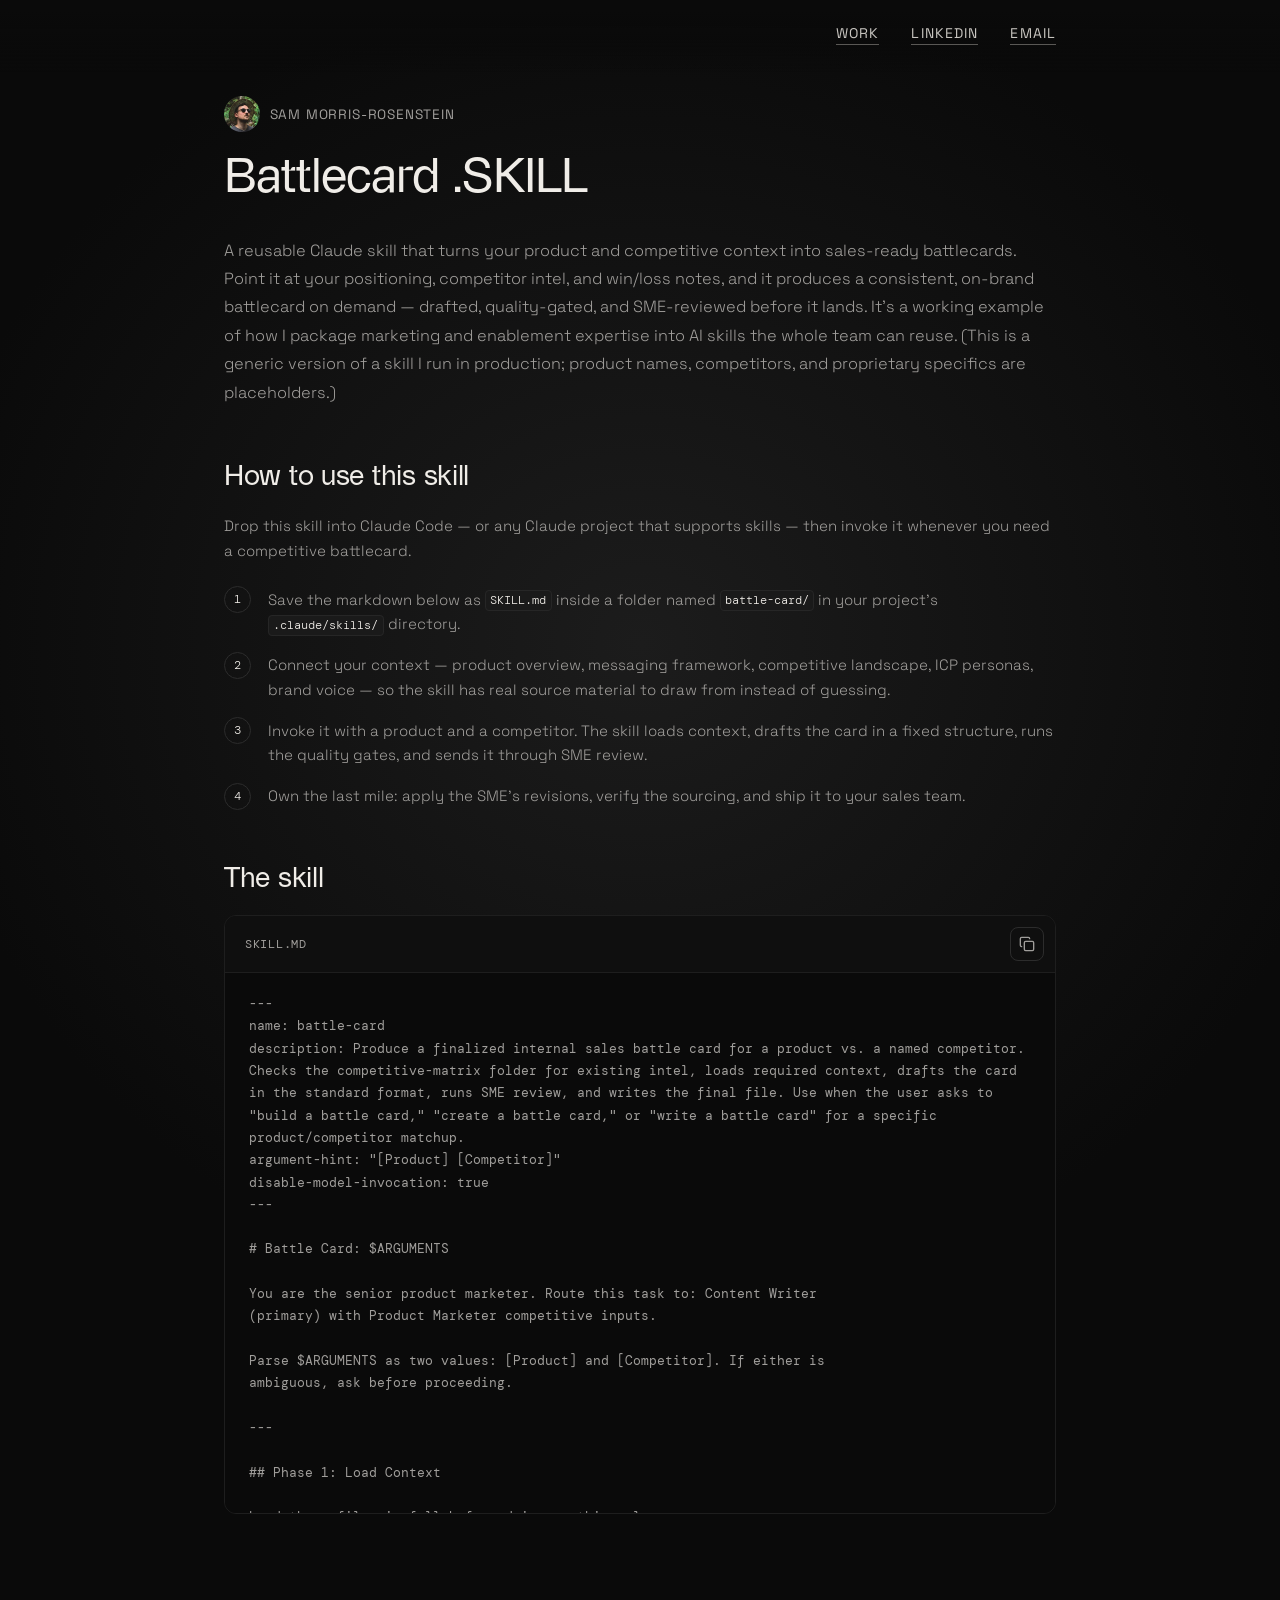
<file: battlecard-skill.html>
<!DOCTYPE html>
<html lang="en">

<head>
  <meta charset="UTF-8">
  <meta name="viewport" content="width=device-width, initial-scale=1.0">
  <meta name="description"
    content="Battlecard .SKILL — a reusable Claude skill that turns your product and competitive context into sales-ready battlecards.">
  <title>Battlecard .SKILL — Sam Morris-Rosenstein</title>

  <link rel="canonical" href="https://smorrisrosenstein.com/battlecard-skill.html">

  <!-- Open Graph -->
  <meta property="og:type" content="article">
  <meta property="og:site_name" content="Sam Morris-Rosenstein">
  <meta property="og:url" content="https://smorrisrosenstein.com/battlecard-skill.html">
  <meta property="og:title" content="Battlecard .SKILL — Sam Morris-Rosenstein">
  <meta property="og:description" content="Battlecard .SKILL — a reusable Claude skill that turns your product and competitive context into sales-ready battlecards.">
  <meta property="og:image" content="https://smorrisrosenstein.com/assets/work/battlecard-skill-1600.png">
  <meta property="og:image:type" content="image/png">
  <meta property="og:image:width" content="1600">
  <meta property="og:image:height" content="900">
  <meta property="og:image:alt" content="Diagram: five context files feed the /battle-card skill, which passes eight quality gates and produces a 15-section battlecard approved by an SME">
  <meta property="og:locale" content="en_US">

  <!-- Twitter / X -->
  <meta name="twitter:card" content="summary_large_image">
  <meta name="twitter:title" content="Battlecard .SKILL — Sam Morris-Rosenstein">
  <meta name="twitter:description" content="Battlecard .SKILL — a reusable Claude skill that turns your product and competitive context into sales-ready battlecards.">
  <meta name="twitter:image" content="https://smorrisrosenstein.com/assets/work/battlecard-skill-1600.png">
  <meta name="twitter:image:alt" content="Diagram: five context files feed the /battle-card skill, which passes eight quality gates and produces a 15-section battlecard approved by an SME">

  <link rel="icon" type="image/svg+xml" href="favicon.svg">
  <link rel="preconnect" href="https://fonts.googleapis.com">
  <link rel="preconnect" href="https://fonts.gstatic.com" crossorigin>
  <link href="https://fonts.googleapis.com/css2?family=DM+Mono:wght@400&family=Space+Grotesk:wght@300;400&display=swap"
    rel="stylesheet">

  <link rel="stylesheet" href="css/style.css">
</head>

<body class="page-entry">
  <nav class="site-nav" aria-label="Site navigation">
    <div class="site-nav__inner">
      <a href="work.html" class="link" aria-label="Back to my work">Work</a>
      <a href="https://www.linkedin.com/in/smorrisrosenstein/" class="link" aria-label="Sam Morris on LinkedIn"
        target="_blank" rel="noopener noreferrer">LinkedIn</a>
      <button type="button" class="link" id="email-trigger" aria-label="Email Sam Morris">Email</button>
    </div>
  </nav>

  <main class="entry">
    <header class="entry__header">
      <a href="index.html" class="hero__identity identity-link" aria-label="Go to homepage">
        <img src="assets/sam-photo.jpg" alt="Sam Morris-Rosenstein" class="hero__photo" width="36" height="36">
        <p class="hero__name">SAM MORRIS-ROSENSTEIN</p>
      </a>
      <h1 class="hero__title">Battlecard .SKILL</h1>
    </header>

    <p class="entry__lead">A reusable Claude skill that turns your product and competitive context into sales-ready
      battlecards. Point it at your positioning, competitor intel, and win/loss notes, and it produces a consistent,
      on-brand battlecard on demand — drafted, quality-gated, and SME-reviewed before it lands. It's a working example
      of how I package marketing and enablement expertise into AI skills the whole team can reuse. (This is a generic
      version of a skill I run in production; product names, competitors, and proprietary specifics are placeholders.)</p>

    <section class="entry__section">
      <h2 class="entry__heading">How to use this skill</h2>
      <p class="entry__body">Drop this skill into Claude Code — or any Claude project that supports skills — then invoke
        it whenever you need a competitive battlecard.</p>
      <ol class="entry__steps">
        <li class="entry__step">Save the markdown below as <code class="entry__inline-code">SKILL.md</code> inside a
          folder named <code class="entry__inline-code">battle-card/</code> in your project's
          <code class="entry__inline-code">.claude/skills/</code> directory.</li>
        <li class="entry__step">Connect your context — product overview, messaging framework, competitive landscape, ICP
          personas, brand voice — so the skill has real source material to draw from instead of guessing.</li>
        <li class="entry__step">Invoke it with a product and a competitor. The skill loads context, drafts the card in a
          fixed structure, runs the quality gates, and sends it through SME review.</li>
        <li class="entry__step">Own the last mile: apply the SME's revisions, verify the sourcing, and ship it to your
          sales team.</li>
      </ol>
    </section>

    <section class="entry__section">
      <h2 class="entry__heading">The skill</h2>
      <div class="codeblock">
        <div class="codeblock__bar">
          <span class="codeblock__label">SKILL.md</span>
          <button type="button" class="codeblock__copy" data-target="skill-code" aria-label="Copy skill to clipboard">
            <svg class="codeblock__icon codeblock__icon--copy" viewBox="0 0 24 24" fill="none" stroke="currentColor"
              stroke-width="2" stroke-linecap="round" stroke-linejoin="round" aria-hidden="true">
              <rect width="14" height="14" x="8" y="8" rx="2" ry="2" />
              <path d="M4 16c-1.1 0-2-.9-2-2V4c0-1.1.9-2 2-2h10c1.1 0 2 .9 2 2" />
            </svg>
            <svg class="codeblock__icon codeblock__icon--check" viewBox="0 0 24 24" fill="none" stroke="currentColor"
              stroke-width="2.5" stroke-linecap="round" stroke-linejoin="round" aria-hidden="true">
              <path d="M20 6 9 17l-5-5" />
            </svg>
          </button>
        </div>
        <pre class="codeblock__pre"><code class="codeblock__code" id="skill-code">---
name: battle-card
description: Produce a finalized internal sales battle card for a product vs. a named competitor. Checks the competitive-matrix folder for existing intel, loads required context, drafts the card in the standard format, runs SME review, and writes the final file. Use when the user asks to "build a battle card," "create a battle card," or "write a battle card" for a specific product/competitor matchup.
argument-hint: "[Product] [Competitor]"
disable-model-invocation: true
---

# Battle Card: $ARGUMENTS

You are the senior product marketer. Route this task to: Content Writer
(primary) with Product Marketer competitive inputs.

Parse $ARGUMENTS as two values: [Product] and [Competitor]. If either is
ambiguous, ask before proceeding.

---

## Phase 1: Load Context

Load these files in full before doing anything else:

- context/competitive-landscape.md — competitive categories, win/loss themes,
  existing counter-messages
- context/messaging-framework.md — proof point library (Gate 1: every product
  metric must trace here), messaging pillars, persona-to-pillar mapping,
  do's and don'ts
- context/product-overview.md — full platform architecture, applications,
  compliance, time-to-value, named customer proof points
- context/icp-personas.md — buyer personas, pain points, objections — essential
  for counter-message framing
- context/brand-voice.md — tone guidance; battle cards use the "blunt and
  direct" register

Then check sales-enablement/competitive-matrix/ for an existing matrix file
covering this matchup (e.g., product-a-vs-competitor-x.md). If a file exists,
read it in full — it is the primary source of intelligence for this battle card
and supersedes web research. Note what is already documented so you do not
contradict it or duplicate the work.

If no matrix file exists for this matchup, flag it to the user: "No competitive
matrix found for [Product] vs. [Competitor]. I'll proceed from the context files
and competitive-landscape.md — a full matrix should be created after this battle
card to preserve the research." Then proceed with available context.

### Competitor research (for the Market Position block)

The battle card includes a Market Position firmographics block (Phase 3,
Section 3) and sourced competitor weaknesses (Section 6). If the
competitive-matrix file or context/competitive-landscape.md does not already
supply these, research them now via WebSearch / WebFetch:

- Firmographics: founding year, HQ, ownership, headcount, revenue, customer
  count, funding history
- Third-party review scores: G2, Gartner Peer Insights, Capterra (rating +
  review count)
- Certifications, target verticals, key named customers
- Directional pricing tiers (public list/entry prices only)
- Sourced quotes for the weakness section: the competitor's own positioning
  docs, analyst coverage, and review-platform themes

Every competitor fact must carry a named source (Gate — Competitor-fact
sourcing, Phase 4). Label beta/roadmap features as such. If a fact cannot be
verified, flag it and leave it out — never invent firmographics or scores.

---

## Phase 2: Establish the Matchup Frame

Before writing, answer these questions from the files you have loaded:

1. What competitive category does this competitor belong to, and does it match
   the product's category? (from context/competitive-landscape.md) If the
   pairing is mismatched — e.g., a request to compare a data/analytics product
   against an execution/workflow competitor — stop and confirm scope. Never
   build a card that compares your product to a category it does not compete in.
2. What is the primary persona facing this competitor in a deal?
   (e.g., economic buyer, technical evaluator, end user, IT/security)
3. What are the 2–3 most likely objection scenarios in this matchup? (from
   win/loss themes and counter-messages in the competitive landscape and any
   existing matrix file)
4. Is this a direct head-to-head or an incumbent/adjacent scenario? This shapes
   the Strategic Frame (Section 1) — for incumbents and adjacent/complementary
   systems, the frame leads with "and not or" positioning before the
   competitive sections begin.
5. What are the 2–3 priority deal scenarios for this matchup? Order them by win
   probability (e.g., "buyer already owns a competing system," "greenfield
   evaluation," "competitor already installed"). These seed the Deal Playbooks
   section (Section 9).

Do not proceed to drafting until you have clear answers to all five. If the
competitive-landscape.md or matrix file does not provide enough to answer
question 3 or 5, note the gap in the card's sources footer.

---

## Phase 3: Draft the Battle Card

Write the battle card in the following structure exactly. Do not rename or
reorder sections. This is a comprehensive internal asset. Each section carries a
length target; respect it so the card stays scannable. Cut repetition, never
substance.

---

### [Product] vs. [Competitor] — Battle Card

INTERNAL USE ONLY. Not for external distribution, customer-facing proposals, or
marketing copy.

---

### 1. Read This First — Strategic Frame

(Mandatory.) 3–5 sentences. Name the real fight in plain language: what the
buyer is actually deciding, why the competitor is or is not a true category peer
to this product, and the one-line strategic posture. For incumbent or
adjacent/complementary competitors, lead with "and not or" positioning. This
orients the rep before any detail.

### 2. Who They Are &amp; What They Sell

One-sentence summary (category, primary market, what they do not do that is
relevant here). Then a short product/module decomposition: what each product or
module does, what is in and out of scope, and directional public pricing tiers
where known. Be precise — no editorializing. (4–8 lines plus the decomposition.)

### 3. Market Position

(Firmographics block.) A compact fact list giving the rep credibility context
and risk framing: founding year, HQ, ownership, headcount, revenue, customer
count, funding history, third-party review scores (G2 / Gartner Peer Insights /
Capterra — rating + count), certifications, target verticals, key named
customers. Every fact carries a source (Phase 4 sourcing gate). Flag anything
unverifiable and leave it out — never invent firmographics or scores.

### 4. Where We Beat Them

3–5 bullets. Each bullet has a bold label followed by the explanation. Cover the
most decisive differentiators for this specific matchup — do not default to
generic advantages. Draw from: speed, compliance design, data model,
domain-specific AI, cost, implementation effort, independence from lock-in, or
whatever is most relevant to this competitor.

### 5. Their Genuine Strengths

3–5 bullets, each with a bold descriptor. Be honest — these are real strengths
and their strongest legitimate positioning, not strawmen. If they have a genuine
edge (installed base, connectivity, broader scope, compliance pedigree,
integration story), say so plainly. Acknowledging real strength is what makes
the counter credible.

### 6. Their Real Weaknesses

3–6 bullets with bold labels. Weaknesses to exploit, each grounded in a sourced
competitor quote, review theme, or the competitor's own documentation — not
assertion. Label beta/roadmap capabilities as such. This is where the rep finds
the wedge.

### 7. Head-to-Head Comparison

A multi-dimension comparison table ([Product] vs. [Competitor]) across ~12–18
dimensions (category, what it actually does, scope, compliance/security posture,
speed, AI capability, deployment time, customer-side effort, pricing model,
implementation complexity, works-alongside-existing-systems, expansion path,
cloud, best fit for). If a competitive-matrix file exists for this matchup,
source the table from it rather than rebuilding — do not contradict it.

### 8. Objection Handling

A table of 5–6 likely buyer objections. Columns: What they say | How to respond.
Each response is direct speech a rep can internalize and say, grounded in a
specific differentiator or approved proof point. No vague qualifiers.

### 9. Deal Playbooks

2–3 priority-ordered deal scenarios (highest win probability first), from the
scenarios established in Phase 2. For each: the situation, why it's our
position, the entry-point persona to lead with, and a rep pitch script in direct
speech.

### 10. When to Engage vs. When to Walk Away

Two labelled lists:
- Proceed signals — deal conditions where you should lean in and win this
  matchup.
- Walk-away / disqualify signals — where the competitor has a structural edge or
  the deal is not your fight; qualify out early. Frame this as credibility
  protection: a lost deal you should have walked away from costs more than a
  well-fought one. Retain your ICP guardrails (segment, company size, fit).

### 11. Landmines to Plant

4–5 discovery questions a rep seeds with the prospect so the prospect
interrogates the competitor's weak spots before the next meeting. Each question
is followed by a one-line note on what it exposes. Questions target real,
sourced weaknesses — not strawmen.

### 12. Traps to Avoid

3–6 bullets. What our own reps should NOT do in this matchup: attacking a
genuine competitor strength, over-claiming, dismissing real (if narrow)
competitor capabilities, competing on scope we don't have, or failing to
qualify. Protects reps from credibility-damaging moves.

### 13. Proof Points to Cite

2–3 bullet points. Each traces to the approved proof point library in
context/messaging-framework.md. Format:
- [Metric or outcome] — [customer descriptor, product]

Do not cite any metric not in the approved library. If a relevant proof point is
missing, flag it: "This claim is not in the approved proof point library —
confirm source before publishing."

### 14. Kill Phrase

One sentence in a blockquote. Frames the matchup in your favor without
disparaging the competitor. Specific, not generic. If the competitive matrix
file includes an approved kill phrase, use it exactly.

### 15. For Partner Teams

A condensed, channel-ready summary so a partner rep can carry the matchup
without the full card:
- Short version — 2–4 sentences on who the competitor is and where you compete.
- Lead with us when — bulleted conditions.
- Defer when — bulleted conditions.
- Most common win scenario — 1–2 sentences.

---

Sources: All product proof points trace to the approved proof point library in
context/messaging-framework.md. All competitor firmographics, review scores,
pricing, and capability claims are cited to named sources (vendor site, G2 /
Gartner / Capterra, analyst coverage, or the competitor's own documentation).
[Cite the competitive matrix file if used, or note "No competitive matrix on
file."] Battle card version: [Month Year].

---

## Phase 4: Quality Gates

Run these before writing. Apply during writing.

- Gate 1 — No invented proof points (product claims). Every product metric
  traces to the proof point library in context/messaging-framework.md. If a
  metric is not there, flag it and hold the claim.
- Gate 1b — Competitor-fact sourcing. Every competitor firmographic, review
  score, pricing figure, and capability claim carries a named source. Beta/
  roadmap features are labelled as such. Any competitor fact that cannot be
  verified is flagged and left out — never invented.
- Gate 2 — Product scope. Keep the product's category precise; never claim scope
  the product does not have, even defensively, and never let a differentiator
  drift into a category the product does not compete in.
- Gate 2b — Proof-point segregation. Keep proof points in-scope for the product
  line being sold; never borrow a metric from a different product line. A
  roadmap path may be cited as a differentiator, never as a shipped outcome
  metric.
- Gate 3 — No vague AI language. Never: "AI-powered" (standalone),
  "revolutionary," "game-changing," "transformative," "cutting-edge." Be
  specific about what the AI does.
- Gate 4 — Respect prohibited comparisons. Do not make comparisons your legal or
  positioning guidelines disallow. This card is internal-only; the internal-use
  header is mandatory if any restricted name appears.
- Gate 5 — Persona check. The target persona must be established before drafting
  the counter-messages. Counter-messages must use the persona's language and
  pain framing.
- Gate 6 — Outcome-first. Counter-messages and "Where We Beat Them" bullets lead
  with outcome or problem, never product name or feature.
- Gate 7 — Length: every section earns its place. Use the section-level length
  targets in Phase 3. Discipline comes from cutting repetition, not substance.
  If a section has nothing sourced and credible to say, keep it short and note
  the gap rather than inventing filler.
- Gate 8 — SME Review. Mandatory. Run after drafting.

---

## Phase 5: SME Review

After completing the draft, invoke the Subject Matter Expert review
(@workflows/sme-review.md).

The SME evaluates with particular emphasis for battle cards:
- Technical accuracy of all competitor capability claims
- Compliance/regulatory framing — are differentiators accurately stated and
  defensible?
- Deployment timeline comparisons — are both timelines grounded in evidence?
- Proof point credibility — would a buyer in the target persona role accept
  these numbers without pushback?
- Competitive fairness — would a buyer who also evaluated the competitor find
  the comparison honest?
- Whether "Their Genuine Strengths" accurately represents the competitor's real
  strengths, and "Their Real Weaknesses" is grounded in sourced fact
- Market Position firmographics and sourced competitor claims — accurate,
  current, and properly attributed?

Apply all RED-severity revisions before presenting the final output. Apply or
note YELLOW-severity items.

Verdict options: APPROVED / APPROVED WITH REVISIONS / REQUIRES REWORK

---

## Phase 6: Write the Output File

File path: sales-enablement/battle-cards/[product-slug]-vs-[competitor-slug].md

where [product-slug] is the lowercase product name and [competitor-slug] is a
hyphenated lowercase version of the competitor name.

Write the finalized, SME-reviewed battle card to this file.

---

## Phase 7: Hand Off

Report to the user:
- Output file path as a clickable markdown link
- SME final verdict (APPROVED vs. APPROVED post-revision)
- Any flagged proof point gaps (product claims held because they are not in the
  approved library)
- Any competitor facts that could not be verified and were left out or flagged
- Whether a competitive matrix file exists for this matchup — if not, recommend
  creating one

---

## Escalation Paths

Stop and ask before proceeding if:
- Either argument (Product or Competitor) is missing or ambiguous
- The competitor is not in context/competitive-landscape.md and no competitive
  matrix file exists — flag as "no existing intelligence on file" and ask
  whether to proceed from public research or defer until a matrix is built
- The competitor turns out to belong to a different product scope — confirm
  whether to switch product scope before writing
- Any product metric you want to cite is not in the approved proof point
  library — hold the claim and ask for source confirmation before including it
- The SME returns a REQUIRES REWORK verdict — do not present a reworked draft as
  final without completing the full re-review cycle
</code></pre>
      </div>
    </section>
  </main>

  <dialog class="email-dialog" id="email-dialog" aria-label="Email address">
    <p class="email-dialog__text">Prove you're human :)</p>
    <p class="email-dialog__text">My email address is this site's domain at the most popular email provider in the
      world. It ends in .com.</p>
    <button type="button" class="email-dialog__close" aria-label="Close">&#x2715;</button>
  </dialog>

  <script src="js/main.js" defer></script>
</body>

</html>
</file>
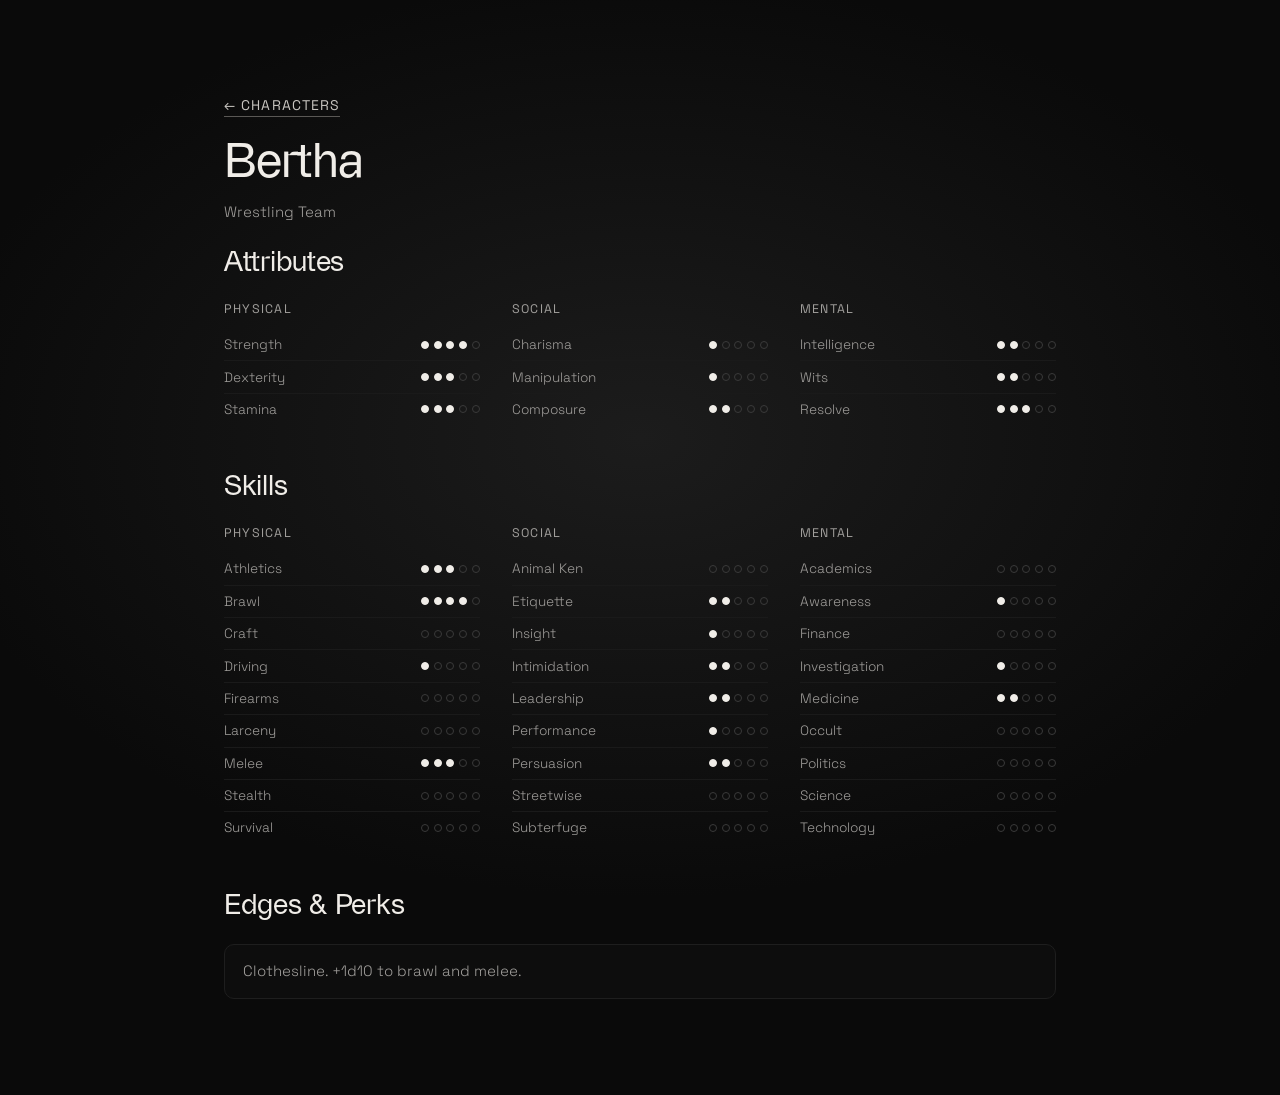
<file: character-bertha.html>
<!DOCTYPE html>
<html lang="en">

<head>
  <meta charset="UTF-8">
  <meta name="viewport" content="width=device-width, initial-scale=1.0">
  <meta name="robots" content="noindex, nofollow">
  <title>Bertha — Characters</title>

  <link rel="icon" type="image/svg+xml" href="favicon.svg">
  <link rel="preconnect" href="https://fonts.googleapis.com">
  <link rel="preconnect" href="https://fonts.gstatic.com" crossorigin>
  <link href="https://fonts.googleapis.com/css2?family=DM+Mono:wght@400&family=Space+Grotesk:wght@300;400&display=swap"
    rel="stylesheet">

  <link rel="stylesheet" href="css/style.css">
</head>

<body class="page-entry">
  <main class="entry">
    <header class="entry__header">
      <a href="characters.html" class="link back-link">&larr; Characters</a>
      <h1 class="hero__title">Bertha</h1>
      <p class="sheet-concept">Wrestling Team</p>
    </header>

    <section class="stat-section">
      <h2 class="stat-section__title">Attributes</h2>
      <div class="stat-grid">
        <div class="stat-group">
          <h3 class="stat-group__title">Physical</h3>
          <div class="stat-row"><span class="stat-name">Strength</span><span class="dots" role="img" aria-label="4 out of 5"><span class="dot dot--filled"></span><span class="dot dot--filled"></span><span class="dot dot--filled"></span><span class="dot dot--filled"></span><span class="dot"></span></span></div>
          <div class="stat-row"><span class="stat-name">Dexterity</span><span class="dots" role="img" aria-label="3 out of 5"><span class="dot dot--filled"></span><span class="dot dot--filled"></span><span class="dot dot--filled"></span><span class="dot"></span><span class="dot"></span></span></div>
          <div class="stat-row"><span class="stat-name">Stamina</span><span class="dots" role="img" aria-label="3 out of 5"><span class="dot dot--filled"></span><span class="dot dot--filled"></span><span class="dot dot--filled"></span><span class="dot"></span><span class="dot"></span></span></div>
        </div>
        <div class="stat-group">
          <h3 class="stat-group__title">Social</h3>
          <div class="stat-row"><span class="stat-name">Charisma</span><span class="dots" role="img" aria-label="1 out of 5"><span class="dot dot--filled"></span><span class="dot"></span><span class="dot"></span><span class="dot"></span><span class="dot"></span></span></div>
          <div class="stat-row"><span class="stat-name">Manipulation</span><span class="dots" role="img" aria-label="1 out of 5"><span class="dot dot--filled"></span><span class="dot"></span><span class="dot"></span><span class="dot"></span><span class="dot"></span></span></div>
          <div class="stat-row"><span class="stat-name">Composure</span><span class="dots" role="img" aria-label="2 out of 5"><span class="dot dot--filled"></span><span class="dot dot--filled"></span><span class="dot"></span><span class="dot"></span><span class="dot"></span></span></div>
        </div>
        <div class="stat-group">
          <h3 class="stat-group__title">Mental</h3>
          <div class="stat-row"><span class="stat-name">Intelligence</span><span class="dots" role="img" aria-label="2 out of 5"><span class="dot dot--filled"></span><span class="dot dot--filled"></span><span class="dot"></span><span class="dot"></span><span class="dot"></span></span></div>
          <div class="stat-row"><span class="stat-name">Wits</span><span class="dots" role="img" aria-label="2 out of 5"><span class="dot dot--filled"></span><span class="dot dot--filled"></span><span class="dot"></span><span class="dot"></span><span class="dot"></span></span></div>
          <div class="stat-row"><span class="stat-name">Resolve</span><span class="dots" role="img" aria-label="3 out of 5"><span class="dot dot--filled"></span><span class="dot dot--filled"></span><span class="dot dot--filled"></span><span class="dot"></span><span class="dot"></span></span></div>
        </div>
      </div>
    </section>

    <section class="stat-section">
      <h2 class="stat-section__title">Skills</h2>
      <div class="stat-grid">
        <div class="stat-group">
          <h3 class="stat-group__title">Physical</h3>
          <div class="stat-row"><span class="stat-name">Athletics</span><span class="dots" role="img" aria-label="3 out of 5"><span class="dot dot--filled"></span><span class="dot dot--filled"></span><span class="dot dot--filled"></span><span class="dot"></span><span class="dot"></span></span></div>
          <div class="stat-row"><span class="stat-name">Brawl</span><span class="dots" role="img" aria-label="4 out of 5"><span class="dot dot--filled"></span><span class="dot dot--filled"></span><span class="dot dot--filled"></span><span class="dot dot--filled"></span><span class="dot"></span></span></div>
          <div class="stat-row"><span class="stat-name">Craft</span><span class="dots" role="img" aria-label="0 out of 5"><span class="dot"></span><span class="dot"></span><span class="dot"></span><span class="dot"></span><span class="dot"></span></span></div>
          <div class="stat-row"><span class="stat-name">Driving</span><span class="dots" role="img" aria-label="1 out of 5"><span class="dot dot--filled"></span><span class="dot"></span><span class="dot"></span><span class="dot"></span><span class="dot"></span></span></div>
          <div class="stat-row"><span class="stat-name">Firearms</span><span class="dots" role="img" aria-label="0 out of 5"><span class="dot"></span><span class="dot"></span><span class="dot"></span><span class="dot"></span><span class="dot"></span></span></div>
          <div class="stat-row"><span class="stat-name">Larceny</span><span class="dots" role="img" aria-label="0 out of 5"><span class="dot"></span><span class="dot"></span><span class="dot"></span><span class="dot"></span><span class="dot"></span></span></div>
          <div class="stat-row"><span class="stat-name">Melee</span><span class="dots" role="img" aria-label="3 out of 5"><span class="dot dot--filled"></span><span class="dot dot--filled"></span><span class="dot dot--filled"></span><span class="dot"></span><span class="dot"></span></span></div>
          <div class="stat-row"><span class="stat-name">Stealth</span><span class="dots" role="img" aria-label="0 out of 5"><span class="dot"></span><span class="dot"></span><span class="dot"></span><span class="dot"></span><span class="dot"></span></span></div>
          <div class="stat-row"><span class="stat-name">Survival</span><span class="dots" role="img" aria-label="0 out of 5"><span class="dot"></span><span class="dot"></span><span class="dot"></span><span class="dot"></span><span class="dot"></span></span></div>
        </div>
        <div class="stat-group">
          <h3 class="stat-group__title">Social</h3>
          <div class="stat-row"><span class="stat-name">Animal Ken</span><span class="dots" role="img" aria-label="0 out of 5"><span class="dot"></span><span class="dot"></span><span class="dot"></span><span class="dot"></span><span class="dot"></span></span></div>
          <div class="stat-row"><span class="stat-name">Etiquette</span><span class="dots" role="img" aria-label="2 out of 5"><span class="dot dot--filled"></span><span class="dot dot--filled"></span><span class="dot"></span><span class="dot"></span><span class="dot"></span></span></div>
          <div class="stat-row"><span class="stat-name">Insight</span><span class="dots" role="img" aria-label="1 out of 5"><span class="dot dot--filled"></span><span class="dot"></span><span class="dot"></span><span class="dot"></span><span class="dot"></span></span></div>
          <div class="stat-row"><span class="stat-name">Intimidation</span><span class="dots" role="img" aria-label="2 out of 5"><span class="dot dot--filled"></span><span class="dot dot--filled"></span><span class="dot"></span><span class="dot"></span><span class="dot"></span></span></div>
          <div class="stat-row"><span class="stat-name">Leadership</span><span class="dots" role="img" aria-label="2 out of 5"><span class="dot dot--filled"></span><span class="dot dot--filled"></span><span class="dot"></span><span class="dot"></span><span class="dot"></span></span></div>
          <div class="stat-row"><span class="stat-name">Performance</span><span class="dots" role="img" aria-label="1 out of 5"><span class="dot dot--filled"></span><span class="dot"></span><span class="dot"></span><span class="dot"></span><span class="dot"></span></span></div>
          <div class="stat-row"><span class="stat-name">Persuasion</span><span class="dots" role="img" aria-label="2 out of 5"><span class="dot dot--filled"></span><span class="dot dot--filled"></span><span class="dot"></span><span class="dot"></span><span class="dot"></span></span></div>
          <div class="stat-row"><span class="stat-name">Streetwise</span><span class="dots" role="img" aria-label="0 out of 5"><span class="dot"></span><span class="dot"></span><span class="dot"></span><span class="dot"></span><span class="dot"></span></span></div>
          <div class="stat-row"><span class="stat-name">Subterfuge</span><span class="dots" role="img" aria-label="0 out of 5"><span class="dot"></span><span class="dot"></span><span class="dot"></span><span class="dot"></span><span class="dot"></span></span></div>
        </div>
        <div class="stat-group">
          <h3 class="stat-group__title">Mental</h3>
          <div class="stat-row"><span class="stat-name">Academics</span><span class="dots" role="img" aria-label="0 out of 5"><span class="dot"></span><span class="dot"></span><span class="dot"></span><span class="dot"></span><span class="dot"></span></span></div>
          <div class="stat-row"><span class="stat-name">Awareness</span><span class="dots" role="img" aria-label="1 out of 5"><span class="dot dot--filled"></span><span class="dot"></span><span class="dot"></span><span class="dot"></span><span class="dot"></span></span></div>
          <div class="stat-row"><span class="stat-name">Finance</span><span class="dots" role="img" aria-label="0 out of 5"><span class="dot"></span><span class="dot"></span><span class="dot"></span><span class="dot"></span><span class="dot"></span></span></div>
          <div class="stat-row"><span class="stat-name">Investigation</span><span class="dots" role="img" aria-label="1 out of 5"><span class="dot dot--filled"></span><span class="dot"></span><span class="dot"></span><span class="dot"></span><span class="dot"></span></span></div>
          <div class="stat-row"><span class="stat-name">Medicine</span><span class="dots" role="img" aria-label="2 out of 5"><span class="dot dot--filled"></span><span class="dot dot--filled"></span><span class="dot"></span><span class="dot"></span><span class="dot"></span></span></div>
          <div class="stat-row"><span class="stat-name">Occult</span><span class="dots" role="img" aria-label="0 out of 5"><span class="dot"></span><span class="dot"></span><span class="dot"></span><span class="dot"></span><span class="dot"></span></span></div>
          <div class="stat-row"><span class="stat-name">Politics</span><span class="dots" role="img" aria-label="0 out of 5"><span class="dot"></span><span class="dot"></span><span class="dot"></span><span class="dot"></span><span class="dot"></span></span></div>
          <div class="stat-row"><span class="stat-name">Science</span><span class="dots" role="img" aria-label="0 out of 5"><span class="dot"></span><span class="dot"></span><span class="dot"></span><span class="dot"></span><span class="dot"></span></span></div>
          <div class="stat-row"><span class="stat-name">Technology</span><span class="dots" role="img" aria-label="0 out of 5"><span class="dot"></span><span class="dot"></span><span class="dot"></span><span class="dot"></span><span class="dot"></span></span></div>
        </div>
      </div>
    </section>

    <section class="stat-section">
      <h2 class="stat-section__title">Edges &amp; Perks</h2>
      <ul class="edges-list">
        <li class="edges-item">Clothesline. +1d10 to brawl and melee.</li>
      </ul>
    </section>
  </main>
</body>

</html>
</file>
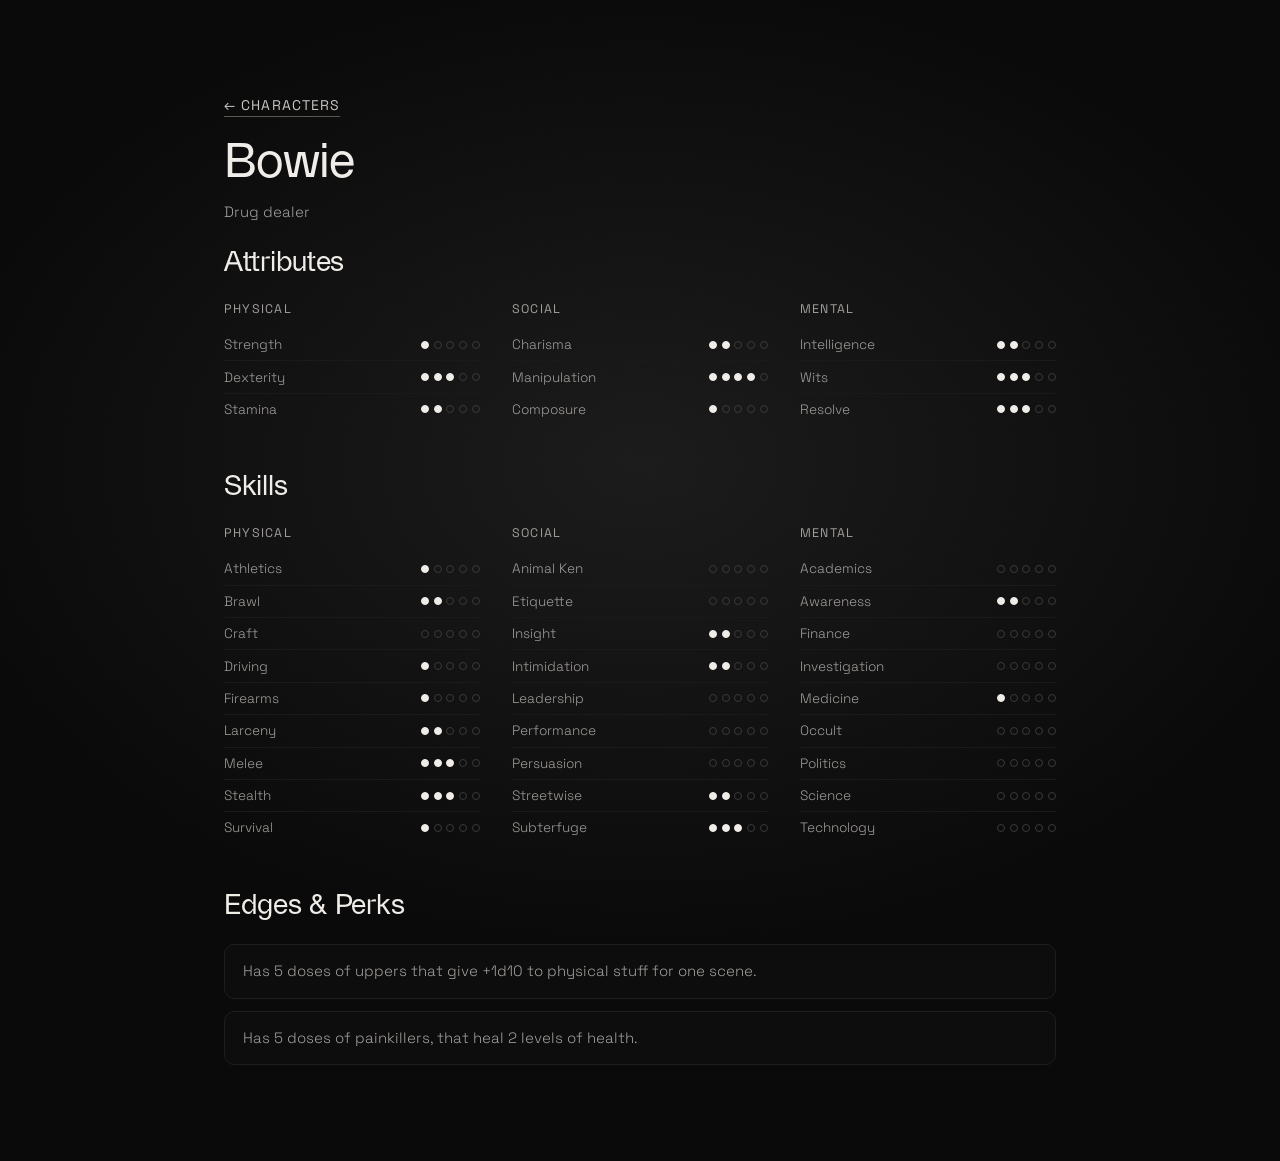
<file: character-bowie.html>
<!DOCTYPE html>
<html lang="en">

<head>
  <meta charset="UTF-8">
  <meta name="viewport" content="width=device-width, initial-scale=1.0">
  <meta name="robots" content="noindex, nofollow">
  <title>Bowie — Characters</title>

  <link rel="icon" type="image/svg+xml" href="favicon.svg">
  <link rel="preconnect" href="https://fonts.googleapis.com">
  <link rel="preconnect" href="https://fonts.gstatic.com" crossorigin>
  <link href="https://fonts.googleapis.com/css2?family=DM+Mono:wght@400&family=Space+Grotesk:wght@300;400&display=swap"
    rel="stylesheet">

  <link rel="stylesheet" href="css/style.css">
</head>

<body class="page-entry">
  <main class="entry">
    <header class="entry__header">
      <a href="characters.html" class="link back-link">&larr; Characters</a>
      <h1 class="hero__title">Bowie</h1>
      <p class="sheet-concept">Drug dealer</p>
    </header>

    <section class="stat-section">
      <h2 class="stat-section__title">Attributes</h2>
      <div class="stat-grid">
        <div class="stat-group">
          <h3 class="stat-group__title">Physical</h3>
          <div class="stat-row"><span class="stat-name">Strength</span><span class="dots" role="img" aria-label="1 out of 5"><span class="dot dot--filled"></span><span class="dot"></span><span class="dot"></span><span class="dot"></span><span class="dot"></span></span></div>
          <div class="stat-row"><span class="stat-name">Dexterity</span><span class="dots" role="img" aria-label="3 out of 5"><span class="dot dot--filled"></span><span class="dot dot--filled"></span><span class="dot dot--filled"></span><span class="dot"></span><span class="dot"></span></span></div>
          <div class="stat-row"><span class="stat-name">Stamina</span><span class="dots" role="img" aria-label="2 out of 5"><span class="dot dot--filled"></span><span class="dot dot--filled"></span><span class="dot"></span><span class="dot"></span><span class="dot"></span></span></div>
        </div>
        <div class="stat-group">
          <h3 class="stat-group__title">Social</h3>
          <div class="stat-row"><span class="stat-name">Charisma</span><span class="dots" role="img" aria-label="2 out of 5"><span class="dot dot--filled"></span><span class="dot dot--filled"></span><span class="dot"></span><span class="dot"></span><span class="dot"></span></span></div>
          <div class="stat-row"><span class="stat-name">Manipulation</span><span class="dots" role="img" aria-label="4 out of 5"><span class="dot dot--filled"></span><span class="dot dot--filled"></span><span class="dot dot--filled"></span><span class="dot dot--filled"></span><span class="dot"></span></span></div>
          <div class="stat-row"><span class="stat-name">Composure</span><span class="dots" role="img" aria-label="1 out of 5"><span class="dot dot--filled"></span><span class="dot"></span><span class="dot"></span><span class="dot"></span><span class="dot"></span></span></div>
        </div>
        <div class="stat-group">
          <h3 class="stat-group__title">Mental</h3>
          <div class="stat-row"><span class="stat-name">Intelligence</span><span class="dots" role="img" aria-label="2 out of 5"><span class="dot dot--filled"></span><span class="dot dot--filled"></span><span class="dot"></span><span class="dot"></span><span class="dot"></span></span></div>
          <div class="stat-row"><span class="stat-name">Wits</span><span class="dots" role="img" aria-label="3 out of 5"><span class="dot dot--filled"></span><span class="dot dot--filled"></span><span class="dot dot--filled"></span><span class="dot"></span><span class="dot"></span></span></div>
          <div class="stat-row"><span class="stat-name">Resolve</span><span class="dots" role="img" aria-label="3 out of 5"><span class="dot dot--filled"></span><span class="dot dot--filled"></span><span class="dot dot--filled"></span><span class="dot"></span><span class="dot"></span></span></div>
        </div>
      </div>
    </section>

    <section class="stat-section">
      <h2 class="stat-section__title">Skills</h2>
      <div class="stat-grid">
        <div class="stat-group">
          <h3 class="stat-group__title">Physical</h3>
          <div class="stat-row"><span class="stat-name">Athletics</span><span class="dots" role="img" aria-label="1 out of 5"><span class="dot dot--filled"></span><span class="dot"></span><span class="dot"></span><span class="dot"></span><span class="dot"></span></span></div>
          <div class="stat-row"><span class="stat-name">Brawl</span><span class="dots" role="img" aria-label="2 out of 5"><span class="dot dot--filled"></span><span class="dot dot--filled"></span><span class="dot"></span><span class="dot"></span><span class="dot"></span></span></div>
          <div class="stat-row"><span class="stat-name">Craft</span><span class="dots" role="img" aria-label="0 out of 5"><span class="dot"></span><span class="dot"></span><span class="dot"></span><span class="dot"></span><span class="dot"></span></span></div>
          <div class="stat-row"><span class="stat-name">Driving</span><span class="dots" role="img" aria-label="1 out of 5"><span class="dot dot--filled"></span><span class="dot"></span><span class="dot"></span><span class="dot"></span><span class="dot"></span></span></div>
          <div class="stat-row"><span class="stat-name">Firearms</span><span class="dots" role="img" aria-label="1 out of 5"><span class="dot dot--filled"></span><span class="dot"></span><span class="dot"></span><span class="dot"></span><span class="dot"></span></span></div>
          <div class="stat-row"><span class="stat-name">Larceny</span><span class="dots" role="img" aria-label="2 out of 5"><span class="dot dot--filled"></span><span class="dot dot--filled"></span><span class="dot"></span><span class="dot"></span><span class="dot"></span></span></div>
          <div class="stat-row"><span class="stat-name">Melee</span><span class="dots" role="img" aria-label="3 out of 5"><span class="dot dot--filled"></span><span class="dot dot--filled"></span><span class="dot dot--filled"></span><span class="dot"></span><span class="dot"></span></span></div>
          <div class="stat-row"><span class="stat-name">Stealth</span><span class="dots" role="img" aria-label="3 out of 5"><span class="dot dot--filled"></span><span class="dot dot--filled"></span><span class="dot dot--filled"></span><span class="dot"></span><span class="dot"></span></span></div>
          <div class="stat-row"><span class="stat-name">Survival</span><span class="dots" role="img" aria-label="1 out of 5"><span class="dot dot--filled"></span><span class="dot"></span><span class="dot"></span><span class="dot"></span><span class="dot"></span></span></div>
        </div>
        <div class="stat-group">
          <h3 class="stat-group__title">Social</h3>
          <div class="stat-row"><span class="stat-name">Animal Ken</span><span class="dots" role="img" aria-label="0 out of 5"><span class="dot"></span><span class="dot"></span><span class="dot"></span><span class="dot"></span><span class="dot"></span></span></div>
          <div class="stat-row"><span class="stat-name">Etiquette</span><span class="dots" role="img" aria-label="0 out of 5"><span class="dot"></span><span class="dot"></span><span class="dot"></span><span class="dot"></span><span class="dot"></span></span></div>
          <div class="stat-row"><span class="stat-name">Insight</span><span class="dots" role="img" aria-label="2 out of 5"><span class="dot dot--filled"></span><span class="dot dot--filled"></span><span class="dot"></span><span class="dot"></span><span class="dot"></span></span></div>
          <div class="stat-row"><span class="stat-name">Intimidation</span><span class="dots" role="img" aria-label="2 out of 5"><span class="dot dot--filled"></span><span class="dot dot--filled"></span><span class="dot"></span><span class="dot"></span><span class="dot"></span></span></div>
          <div class="stat-row"><span class="stat-name">Leadership</span><span class="dots" role="img" aria-label="0 out of 5"><span class="dot"></span><span class="dot"></span><span class="dot"></span><span class="dot"></span><span class="dot"></span></span></div>
          <div class="stat-row"><span class="stat-name">Performance</span><span class="dots" role="img" aria-label="0 out of 5"><span class="dot"></span><span class="dot"></span><span class="dot"></span><span class="dot"></span><span class="dot"></span></span></div>
          <div class="stat-row"><span class="stat-name">Persuasion</span><span class="dots" role="img" aria-label="0 out of 5"><span class="dot"></span><span class="dot"></span><span class="dot"></span><span class="dot"></span><span class="dot"></span></span></div>
          <div class="stat-row"><span class="stat-name">Streetwise</span><span class="dots" role="img" aria-label="2 out of 5"><span class="dot dot--filled"></span><span class="dot dot--filled"></span><span class="dot"></span><span class="dot"></span><span class="dot"></span></span></div>
          <div class="stat-row"><span class="stat-name">Subterfuge</span><span class="dots" role="img" aria-label="3 out of 5"><span class="dot dot--filled"></span><span class="dot dot--filled"></span><span class="dot dot--filled"></span><span class="dot"></span><span class="dot"></span></span></div>
        </div>
        <div class="stat-group">
          <h3 class="stat-group__title">Mental</h3>
          <div class="stat-row"><span class="stat-name">Academics</span><span class="dots" role="img" aria-label="0 out of 5"><span class="dot"></span><span class="dot"></span><span class="dot"></span><span class="dot"></span><span class="dot"></span></span></div>
          <div class="stat-row"><span class="stat-name">Awareness</span><span class="dots" role="img" aria-label="2 out of 5"><span class="dot dot--filled"></span><span class="dot dot--filled"></span><span class="dot"></span><span class="dot"></span><span class="dot"></span></span></div>
          <div class="stat-row"><span class="stat-name">Finance</span><span class="dots" role="img" aria-label="0 out of 5"><span class="dot"></span><span class="dot"></span><span class="dot"></span><span class="dot"></span><span class="dot"></span></span></div>
          <div class="stat-row"><span class="stat-name">Investigation</span><span class="dots" role="img" aria-label="0 out of 5"><span class="dot"></span><span class="dot"></span><span class="dot"></span><span class="dot"></span><span class="dot"></span></span></div>
          <div class="stat-row"><span class="stat-name">Medicine</span><span class="dots" role="img" aria-label="1 out of 5"><span class="dot dot--filled"></span><span class="dot"></span><span class="dot"></span><span class="dot"></span><span class="dot"></span></span></div>
          <div class="stat-row"><span class="stat-name">Occult</span><span class="dots" role="img" aria-label="0 out of 5"><span class="dot"></span><span class="dot"></span><span class="dot"></span><span class="dot"></span><span class="dot"></span></span></div>
          <div class="stat-row"><span class="stat-name">Politics</span><span class="dots" role="img" aria-label="0 out of 5"><span class="dot"></span><span class="dot"></span><span class="dot"></span><span class="dot"></span><span class="dot"></span></span></div>
          <div class="stat-row"><span class="stat-name">Science</span><span class="dots" role="img" aria-label="0 out of 5"><span class="dot"></span><span class="dot"></span><span class="dot"></span><span class="dot"></span><span class="dot"></span></span></div>
          <div class="stat-row"><span class="stat-name">Technology</span><span class="dots" role="img" aria-label="0 out of 5"><span class="dot"></span><span class="dot"></span><span class="dot"></span><span class="dot"></span><span class="dot"></span></span></div>
        </div>
      </div>
    </section>

    <section class="stat-section">
      <h2 class="stat-section__title">Edges &amp; Perks</h2>
      <ul class="edges-list">
        <li class="edges-item">Has 5 doses of uppers that give +1d10 to physical stuff for one scene.</li>
        <li class="edges-item">Has 5 doses of painkillers, that heal 2 levels of health.</li>
      </ul>
    </section>
  </main>
</body>

</html>
</file>
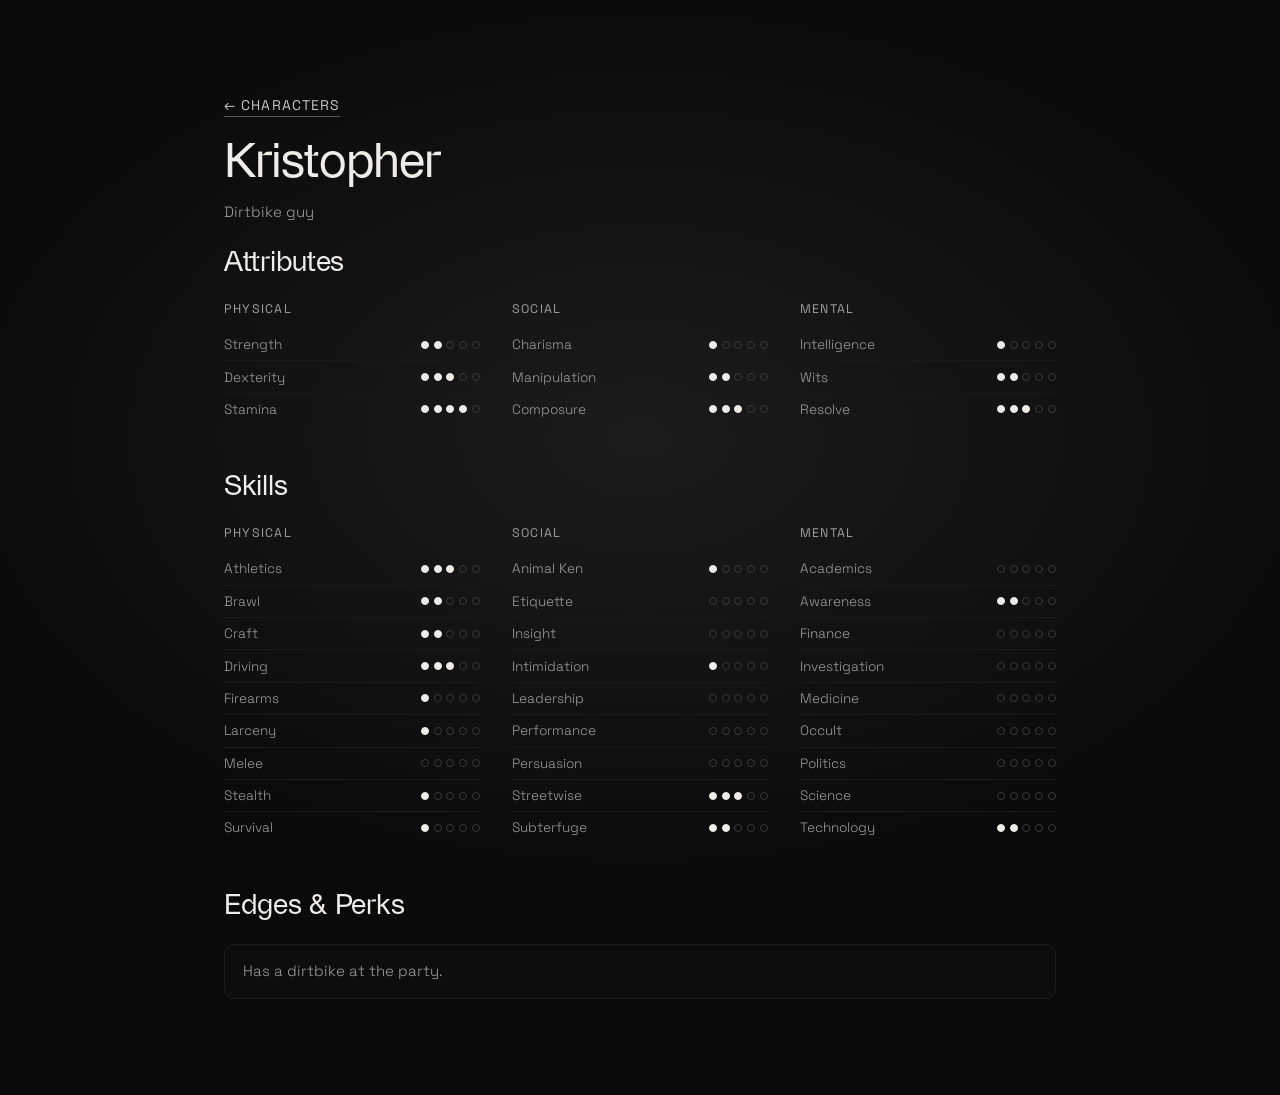
<file: character-kristopher.html>
<!DOCTYPE html>
<html lang="en">

<head>
  <meta charset="UTF-8">
  <meta name="viewport" content="width=device-width, initial-scale=1.0">
  <meta name="robots" content="noindex, nofollow">
  <title>Kristopher — Characters</title>

  <link rel="icon" type="image/svg+xml" href="favicon.svg">
  <link rel="preconnect" href="https://fonts.googleapis.com">
  <link rel="preconnect" href="https://fonts.gstatic.com" crossorigin>
  <link href="https://fonts.googleapis.com/css2?family=DM+Mono:wght@400&family=Space+Grotesk:wght@300;400&display=swap"
    rel="stylesheet">

  <link rel="stylesheet" href="css/style.css">
</head>

<body class="page-entry">
  <main class="entry">
    <header class="entry__header">
      <a href="characters.html" class="link back-link">&larr; Characters</a>
      <h1 class="hero__title">Kristopher</h1>
      <p class="sheet-concept">Dirtbike guy</p>
    </header>

    <section class="stat-section">
      <h2 class="stat-section__title">Attributes</h2>
      <div class="stat-grid">
        <div class="stat-group">
          <h3 class="stat-group__title">Physical</h3>
          <div class="stat-row"><span class="stat-name">Strength</span><span class="dots" role="img" aria-label="2 out of 5"><span class="dot dot--filled"></span><span class="dot dot--filled"></span><span class="dot"></span><span class="dot"></span><span class="dot"></span></span></div>
          <div class="stat-row"><span class="stat-name">Dexterity</span><span class="dots" role="img" aria-label="3 out of 5"><span class="dot dot--filled"></span><span class="dot dot--filled"></span><span class="dot dot--filled"></span><span class="dot"></span><span class="dot"></span></span></div>
          <div class="stat-row"><span class="stat-name">Stamina</span><span class="dots" role="img" aria-label="4 out of 5"><span class="dot dot--filled"></span><span class="dot dot--filled"></span><span class="dot dot--filled"></span><span class="dot dot--filled"></span><span class="dot"></span></span></div>
        </div>
        <div class="stat-group">
          <h3 class="stat-group__title">Social</h3>
          <div class="stat-row"><span class="stat-name">Charisma</span><span class="dots" role="img" aria-label="1 out of 5"><span class="dot dot--filled"></span><span class="dot"></span><span class="dot"></span><span class="dot"></span><span class="dot"></span></span></div>
          <div class="stat-row"><span class="stat-name">Manipulation</span><span class="dots" role="img" aria-label="2 out of 5"><span class="dot dot--filled"></span><span class="dot dot--filled"></span><span class="dot"></span><span class="dot"></span><span class="dot"></span></span></div>
          <div class="stat-row"><span class="stat-name">Composure</span><span class="dots" role="img" aria-label="3 out of 5"><span class="dot dot--filled"></span><span class="dot dot--filled"></span><span class="dot dot--filled"></span><span class="dot"></span><span class="dot"></span></span></div>
        </div>
        <div class="stat-group">
          <h3 class="stat-group__title">Mental</h3>
          <div class="stat-row"><span class="stat-name">Intelligence</span><span class="dots" role="img" aria-label="1 out of 5"><span class="dot dot--filled"></span><span class="dot"></span><span class="dot"></span><span class="dot"></span><span class="dot"></span></span></div>
          <div class="stat-row"><span class="stat-name">Wits</span><span class="dots" role="img" aria-label="2 out of 5"><span class="dot dot--filled"></span><span class="dot dot--filled"></span><span class="dot"></span><span class="dot"></span><span class="dot"></span></span></div>
          <div class="stat-row"><span class="stat-name">Resolve</span><span class="dots" role="img" aria-label="3 out of 5"><span class="dot dot--filled"></span><span class="dot dot--filled"></span><span class="dot dot--filled"></span><span class="dot"></span><span class="dot"></span></span></div>
        </div>
      </div>
    </section>

    <section class="stat-section">
      <h2 class="stat-section__title">Skills</h2>
      <div class="stat-grid">
        <div class="stat-group">
          <h3 class="stat-group__title">Physical</h3>
          <div class="stat-row"><span class="stat-name">Athletics</span><span class="dots" role="img" aria-label="3 out of 5"><span class="dot dot--filled"></span><span class="dot dot--filled"></span><span class="dot dot--filled"></span><span class="dot"></span><span class="dot"></span></span></div>
          <div class="stat-row"><span class="stat-name">Brawl</span><span class="dots" role="img" aria-label="2 out of 5"><span class="dot dot--filled"></span><span class="dot dot--filled"></span><span class="dot"></span><span class="dot"></span><span class="dot"></span></span></div>
          <div class="stat-row"><span class="stat-name">Craft</span><span class="dots" role="img" aria-label="2 out of 5"><span class="dot dot--filled"></span><span class="dot dot--filled"></span><span class="dot"></span><span class="dot"></span><span class="dot"></span></span></div>
          <div class="stat-row"><span class="stat-name">Driving</span><span class="dots" role="img" aria-label="3 out of 5"><span class="dot dot--filled"></span><span class="dot dot--filled"></span><span class="dot dot--filled"></span><span class="dot"></span><span class="dot"></span></span></div>
          <div class="stat-row"><span class="stat-name">Firearms</span><span class="dots" role="img" aria-label="1 out of 5"><span class="dot dot--filled"></span><span class="dot"></span><span class="dot"></span><span class="dot"></span><span class="dot"></span></span></div>
          <div class="stat-row"><span class="stat-name">Larceny</span><span class="dots" role="img" aria-label="1 out of 5"><span class="dot dot--filled"></span><span class="dot"></span><span class="dot"></span><span class="dot"></span><span class="dot"></span></span></div>
          <div class="stat-row"><span class="stat-name">Melee</span><span class="dots" role="img" aria-label="0 out of 5"><span class="dot"></span><span class="dot"></span><span class="dot"></span><span class="dot"></span><span class="dot"></span></span></div>
          <div class="stat-row"><span class="stat-name">Stealth</span><span class="dots" role="img" aria-label="1 out of 5"><span class="dot dot--filled"></span><span class="dot"></span><span class="dot"></span><span class="dot"></span><span class="dot"></span></span></div>
          <div class="stat-row"><span class="stat-name">Survival</span><span class="dots" role="img" aria-label="1 out of 5"><span class="dot dot--filled"></span><span class="dot"></span><span class="dot"></span><span class="dot"></span><span class="dot"></span></span></div>
        </div>
        <div class="stat-group">
          <h3 class="stat-group__title">Social</h3>
          <div class="stat-row"><span class="stat-name">Animal Ken</span><span class="dots" role="img" aria-label="1 out of 5"><span class="dot dot--filled"></span><span class="dot"></span><span class="dot"></span><span class="dot"></span><span class="dot"></span></span></div>
          <div class="stat-row"><span class="stat-name">Etiquette</span><span class="dots" role="img" aria-label="0 out of 5"><span class="dot"></span><span class="dot"></span><span class="dot"></span><span class="dot"></span><span class="dot"></span></span></div>
          <div class="stat-row"><span class="stat-name">Insight</span><span class="dots" role="img" aria-label="0 out of 5"><span class="dot"></span><span class="dot"></span><span class="dot"></span><span class="dot"></span><span class="dot"></span></span></div>
          <div class="stat-row"><span class="stat-name">Intimidation</span><span class="dots" role="img" aria-label="1 out of 5"><span class="dot dot--filled"></span><span class="dot"></span><span class="dot"></span><span class="dot"></span><span class="dot"></span></span></div>
          <div class="stat-row"><span class="stat-name">Leadership</span><span class="dots" role="img" aria-label="0 out of 5"><span class="dot"></span><span class="dot"></span><span class="dot"></span><span class="dot"></span><span class="dot"></span></span></div>
          <div class="stat-row"><span class="stat-name">Performance</span><span class="dots" role="img" aria-label="0 out of 5"><span class="dot"></span><span class="dot"></span><span class="dot"></span><span class="dot"></span><span class="dot"></span></span></div>
          <div class="stat-row"><span class="stat-name">Persuasion</span><span class="dots" role="img" aria-label="0 out of 5"><span class="dot"></span><span class="dot"></span><span class="dot"></span><span class="dot"></span><span class="dot"></span></span></div>
          <div class="stat-row"><span class="stat-name">Streetwise</span><span class="dots" role="img" aria-label="3 out of 5"><span class="dot dot--filled"></span><span class="dot dot--filled"></span><span class="dot dot--filled"></span><span class="dot"></span><span class="dot"></span></span></div>
          <div class="stat-row"><span class="stat-name">Subterfuge</span><span class="dots" role="img" aria-label="2 out of 5"><span class="dot dot--filled"></span><span class="dot dot--filled"></span><span class="dot"></span><span class="dot"></span><span class="dot"></span></span></div>
        </div>
        <div class="stat-group">
          <h3 class="stat-group__title">Mental</h3>
          <div class="stat-row"><span class="stat-name">Academics</span><span class="dots" role="img" aria-label="0 out of 5"><span class="dot"></span><span class="dot"></span><span class="dot"></span><span class="dot"></span><span class="dot"></span></span></div>
          <div class="stat-row"><span class="stat-name">Awareness</span><span class="dots" role="img" aria-label="2 out of 5"><span class="dot dot--filled"></span><span class="dot dot--filled"></span><span class="dot"></span><span class="dot"></span><span class="dot"></span></span></div>
          <div class="stat-row"><span class="stat-name">Finance</span><span class="dots" role="img" aria-label="0 out of 5"><span class="dot"></span><span class="dot"></span><span class="dot"></span><span class="dot"></span><span class="dot"></span></span></div>
          <div class="stat-row"><span class="stat-name">Investigation</span><span class="dots" role="img" aria-label="0 out of 5"><span class="dot"></span><span class="dot"></span><span class="dot"></span><span class="dot"></span><span class="dot"></span></span></div>
          <div class="stat-row"><span class="stat-name">Medicine</span><span class="dots" role="img" aria-label="0 out of 5"><span class="dot"></span><span class="dot"></span><span class="dot"></span><span class="dot"></span><span class="dot"></span></span></div>
          <div class="stat-row"><span class="stat-name">Occult</span><span class="dots" role="img" aria-label="0 out of 5"><span class="dot"></span><span class="dot"></span><span class="dot"></span><span class="dot"></span><span class="dot"></span></span></div>
          <div class="stat-row"><span class="stat-name">Politics</span><span class="dots" role="img" aria-label="0 out of 5"><span class="dot"></span><span class="dot"></span><span class="dot"></span><span class="dot"></span><span class="dot"></span></span></div>
          <div class="stat-row"><span class="stat-name">Science</span><span class="dots" role="img" aria-label="0 out of 5"><span class="dot"></span><span class="dot"></span><span class="dot"></span><span class="dot"></span><span class="dot"></span></span></div>
          <div class="stat-row"><span class="stat-name">Technology</span><span class="dots" role="img" aria-label="2 out of 5"><span class="dot dot--filled"></span><span class="dot dot--filled"></span><span class="dot"></span><span class="dot"></span><span class="dot"></span></span></div>
        </div>
      </div>
    </section>

    <section class="stat-section">
      <h2 class="stat-section__title">Edges &amp; Perks</h2>
      <ul class="edges-list">
        <li class="edges-item">Has a dirtbike at the party.</li>
      </ul>
    </section>
  </main>
</body>

</html>
</file>
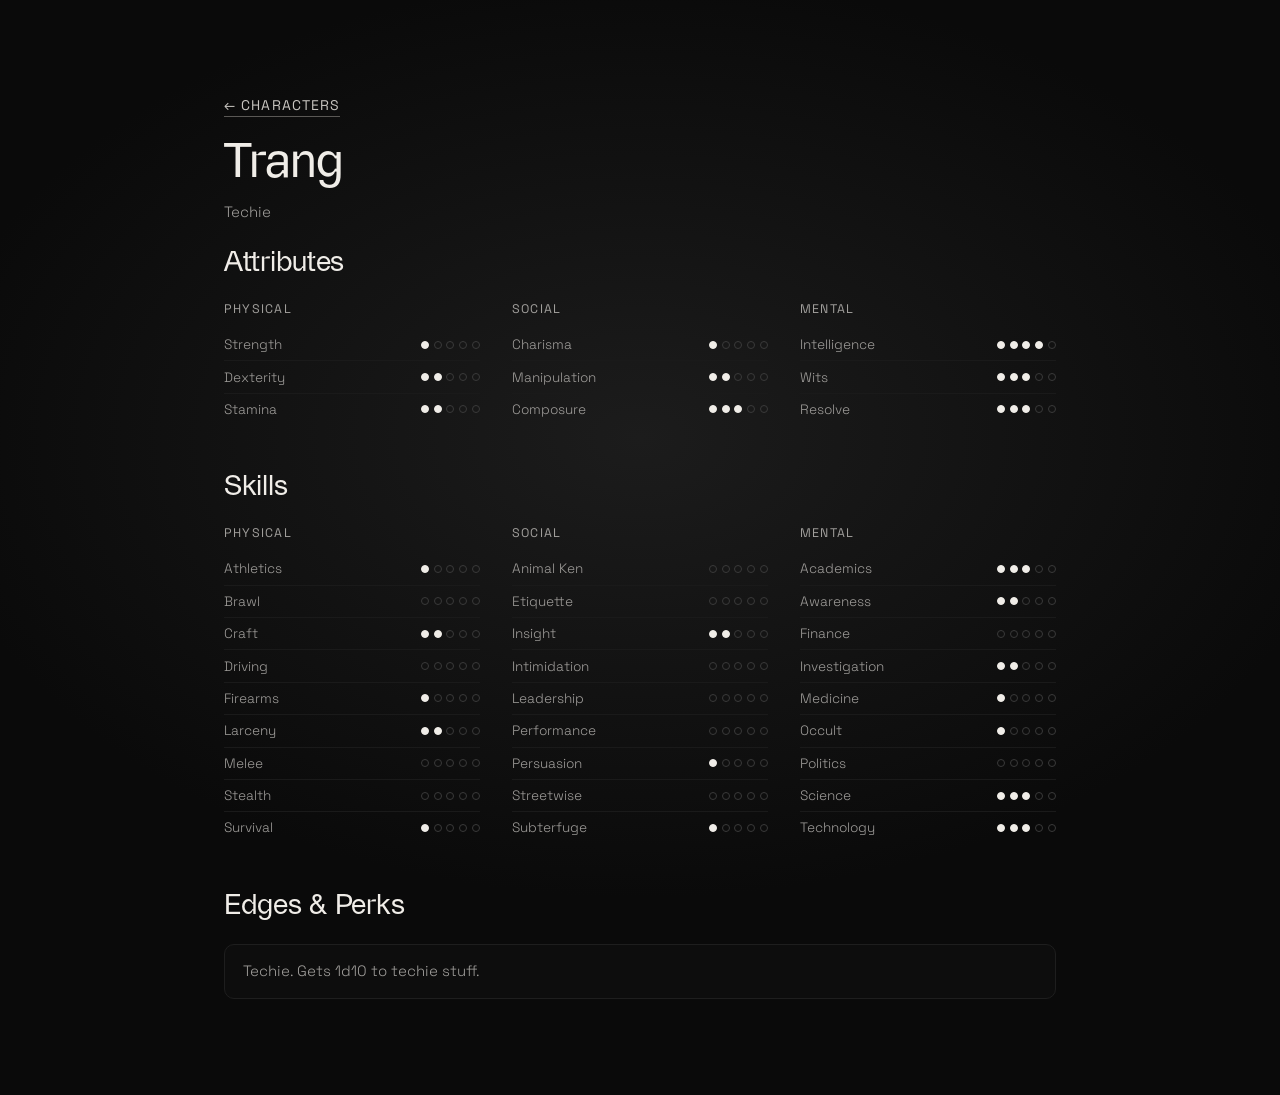
<file: character-trang.html>
<!DOCTYPE html>
<html lang="en">

<head>
  <meta charset="UTF-8">
  <meta name="viewport" content="width=device-width, initial-scale=1.0">
  <meta name="robots" content="noindex, nofollow">
  <title>Trang — Characters</title>

  <link rel="icon" type="image/svg+xml" href="favicon.svg">
  <link rel="preconnect" href="https://fonts.googleapis.com">
  <link rel="preconnect" href="https://fonts.gstatic.com" crossorigin>
  <link href="https://fonts.googleapis.com/css2?family=DM+Mono:wght@400&family=Space+Grotesk:wght@300;400&display=swap"
    rel="stylesheet">

  <link rel="stylesheet" href="css/style.css">
</head>

<body class="page-entry">
  <main class="entry">
    <header class="entry__header">
      <a href="characters.html" class="link back-link">&larr; Characters</a>
      <h1 class="hero__title">Trang</h1>
      <p class="sheet-concept">Techie</p>
    </header>

    <section class="stat-section">
      <h2 class="stat-section__title">Attributes</h2>
      <div class="stat-grid">
        <div class="stat-group">
          <h3 class="stat-group__title">Physical</h3>
          <div class="stat-row"><span class="stat-name">Strength</span><span class="dots" role="img" aria-label="1 out of 5"><span class="dot dot--filled"></span><span class="dot"></span><span class="dot"></span><span class="dot"></span><span class="dot"></span></span></div>
          <div class="stat-row"><span class="stat-name">Dexterity</span><span class="dots" role="img" aria-label="2 out of 5"><span class="dot dot--filled"></span><span class="dot dot--filled"></span><span class="dot"></span><span class="dot"></span><span class="dot"></span></span></div>
          <div class="stat-row"><span class="stat-name">Stamina</span><span class="dots" role="img" aria-label="2 out of 5"><span class="dot dot--filled"></span><span class="dot dot--filled"></span><span class="dot"></span><span class="dot"></span><span class="dot"></span></span></div>
        </div>
        <div class="stat-group">
          <h3 class="stat-group__title">Social</h3>
          <div class="stat-row"><span class="stat-name">Charisma</span><span class="dots" role="img" aria-label="1 out of 5"><span class="dot dot--filled"></span><span class="dot"></span><span class="dot"></span><span class="dot"></span><span class="dot"></span></span></div>
          <div class="stat-row"><span class="stat-name">Manipulation</span><span class="dots" role="img" aria-label="2 out of 5"><span class="dot dot--filled"></span><span class="dot dot--filled"></span><span class="dot"></span><span class="dot"></span><span class="dot"></span></span></div>
          <div class="stat-row"><span class="stat-name">Composure</span><span class="dots" role="img" aria-label="3 out of 5"><span class="dot dot--filled"></span><span class="dot dot--filled"></span><span class="dot dot--filled"></span><span class="dot"></span><span class="dot"></span></span></div>
        </div>
        <div class="stat-group">
          <h3 class="stat-group__title">Mental</h3>
          <div class="stat-row"><span class="stat-name">Intelligence</span><span class="dots" role="img" aria-label="4 out of 5"><span class="dot dot--filled"></span><span class="dot dot--filled"></span><span class="dot dot--filled"></span><span class="dot dot--filled"></span><span class="dot"></span></span></div>
          <div class="stat-row"><span class="stat-name">Wits</span><span class="dots" role="img" aria-label="3 out of 5"><span class="dot dot--filled"></span><span class="dot dot--filled"></span><span class="dot dot--filled"></span><span class="dot"></span><span class="dot"></span></span></div>
          <div class="stat-row"><span class="stat-name">Resolve</span><span class="dots" role="img" aria-label="3 out of 5"><span class="dot dot--filled"></span><span class="dot dot--filled"></span><span class="dot dot--filled"></span><span class="dot"></span><span class="dot"></span></span></div>
        </div>
      </div>
    </section>

    <section class="stat-section">
      <h2 class="stat-section__title">Skills</h2>
      <div class="stat-grid">
        <div class="stat-group">
          <h3 class="stat-group__title">Physical</h3>
          <div class="stat-row"><span class="stat-name">Athletics</span><span class="dots" role="img" aria-label="1 out of 5"><span class="dot dot--filled"></span><span class="dot"></span><span class="dot"></span><span class="dot"></span><span class="dot"></span></span></div>
          <div class="stat-row"><span class="stat-name">Brawl</span><span class="dots" role="img" aria-label="0 out of 5"><span class="dot"></span><span class="dot"></span><span class="dot"></span><span class="dot"></span><span class="dot"></span></span></div>
          <div class="stat-row"><span class="stat-name">Craft</span><span class="dots" role="img" aria-label="2 out of 5"><span class="dot dot--filled"></span><span class="dot dot--filled"></span><span class="dot"></span><span class="dot"></span><span class="dot"></span></span></div>
          <div class="stat-row"><span class="stat-name">Driving</span><span class="dots" role="img" aria-label="0 out of 5"><span class="dot"></span><span class="dot"></span><span class="dot"></span><span class="dot"></span><span class="dot"></span></span></div>
          <div class="stat-row"><span class="stat-name">Firearms</span><span class="dots" role="img" aria-label="1 out of 5"><span class="dot dot--filled"></span><span class="dot"></span><span class="dot"></span><span class="dot"></span><span class="dot"></span></span></div>
          <div class="stat-row"><span class="stat-name">Larceny</span><span class="dots" role="img" aria-label="2 out of 5"><span class="dot dot--filled"></span><span class="dot dot--filled"></span><span class="dot"></span><span class="dot"></span><span class="dot"></span></span></div>
          <div class="stat-row"><span class="stat-name">Melee</span><span class="dots" role="img" aria-label="0 out of 5"><span class="dot"></span><span class="dot"></span><span class="dot"></span><span class="dot"></span><span class="dot"></span></span></div>
          <div class="stat-row"><span class="stat-name">Stealth</span><span class="dots" role="img" aria-label="0 out of 5"><span class="dot"></span><span class="dot"></span><span class="dot"></span><span class="dot"></span><span class="dot"></span></span></div>
          <div class="stat-row"><span class="stat-name">Survival</span><span class="dots" role="img" aria-label="1 out of 5"><span class="dot dot--filled"></span><span class="dot"></span><span class="dot"></span><span class="dot"></span><span class="dot"></span></span></div>
        </div>
        <div class="stat-group">
          <h3 class="stat-group__title">Social</h3>
          <div class="stat-row"><span class="stat-name">Animal Ken</span><span class="dots" role="img" aria-label="0 out of 5"><span class="dot"></span><span class="dot"></span><span class="dot"></span><span class="dot"></span><span class="dot"></span></span></div>
          <div class="stat-row"><span class="stat-name">Etiquette</span><span class="dots" role="img" aria-label="0 out of 5"><span class="dot"></span><span class="dot"></span><span class="dot"></span><span class="dot"></span><span class="dot"></span></span></div>
          <div class="stat-row"><span class="stat-name">Insight</span><span class="dots" role="img" aria-label="2 out of 5"><span class="dot dot--filled"></span><span class="dot dot--filled"></span><span class="dot"></span><span class="dot"></span><span class="dot"></span></span></div>
          <div class="stat-row"><span class="stat-name">Intimidation</span><span class="dots" role="img" aria-label="0 out of 5"><span class="dot"></span><span class="dot"></span><span class="dot"></span><span class="dot"></span><span class="dot"></span></span></div>
          <div class="stat-row"><span class="stat-name">Leadership</span><span class="dots" role="img" aria-label="0 out of 5"><span class="dot"></span><span class="dot"></span><span class="dot"></span><span class="dot"></span><span class="dot"></span></span></div>
          <div class="stat-row"><span class="stat-name">Performance</span><span class="dots" role="img" aria-label="0 out of 5"><span class="dot"></span><span class="dot"></span><span class="dot"></span><span class="dot"></span><span class="dot"></span></span></div>
          <div class="stat-row"><span class="stat-name">Persuasion</span><span class="dots" role="img" aria-label="1 out of 5"><span class="dot dot--filled"></span><span class="dot"></span><span class="dot"></span><span class="dot"></span><span class="dot"></span></span></div>
          <div class="stat-row"><span class="stat-name">Streetwise</span><span class="dots" role="img" aria-label="0 out of 5"><span class="dot"></span><span class="dot"></span><span class="dot"></span><span class="dot"></span><span class="dot"></span></span></div>
          <div class="stat-row"><span class="stat-name">Subterfuge</span><span class="dots" role="img" aria-label="1 out of 5"><span class="dot dot--filled"></span><span class="dot"></span><span class="dot"></span><span class="dot"></span><span class="dot"></span></span></div>
        </div>
        <div class="stat-group">
          <h3 class="stat-group__title">Mental</h3>
          <div class="stat-row"><span class="stat-name">Academics</span><span class="dots" role="img" aria-label="3 out of 5"><span class="dot dot--filled"></span><span class="dot dot--filled"></span><span class="dot dot--filled"></span><span class="dot"></span><span class="dot"></span></span></div>
          <div class="stat-row"><span class="stat-name">Awareness</span><span class="dots" role="img" aria-label="2 out of 5"><span class="dot dot--filled"></span><span class="dot dot--filled"></span><span class="dot"></span><span class="dot"></span><span class="dot"></span></span></div>
          <div class="stat-row"><span class="stat-name">Finance</span><span class="dots" role="img" aria-label="0 out of 5"><span class="dot"></span><span class="dot"></span><span class="dot"></span><span class="dot"></span><span class="dot"></span></span></div>
          <div class="stat-row"><span class="stat-name">Investigation</span><span class="dots" role="img" aria-label="2 out of 5"><span class="dot dot--filled"></span><span class="dot dot--filled"></span><span class="dot"></span><span class="dot"></span><span class="dot"></span></span></div>
          <div class="stat-row"><span class="stat-name">Medicine</span><span class="dots" role="img" aria-label="1 out of 5"><span class="dot dot--filled"></span><span class="dot"></span><span class="dot"></span><span class="dot"></span><span class="dot"></span></span></div>
          <div class="stat-row"><span class="stat-name">Occult</span><span class="dots" role="img" aria-label="1 out of 5"><span class="dot dot--filled"></span><span class="dot"></span><span class="dot"></span><span class="dot"></span><span class="dot"></span></span></div>
          <div class="stat-row"><span class="stat-name">Politics</span><span class="dots" role="img" aria-label="0 out of 5"><span class="dot"></span><span class="dot"></span><span class="dot"></span><span class="dot"></span><span class="dot"></span></span></div>
          <div class="stat-row"><span class="stat-name">Science</span><span class="dots" role="img" aria-label="3 out of 5"><span class="dot dot--filled"></span><span class="dot dot--filled"></span><span class="dot dot--filled"></span><span class="dot"></span><span class="dot"></span></span></div>
          <div class="stat-row"><span class="stat-name">Technology</span><span class="dots" role="img" aria-label="3 out of 5"><span class="dot dot--filled"></span><span class="dot dot--filled"></span><span class="dot dot--filled"></span><span class="dot"></span><span class="dot"></span></span></div>
        </div>
      </div>
    </section>

    <section class="stat-section">
      <h2 class="stat-section__title">Edges &amp; Perks</h2>
      <ul class="edges-list">
        <li class="edges-item">Techie. Gets 1d10 to techie stuff.</li>
      </ul>
    </section>
  </main>
</body>

</html>
</file>
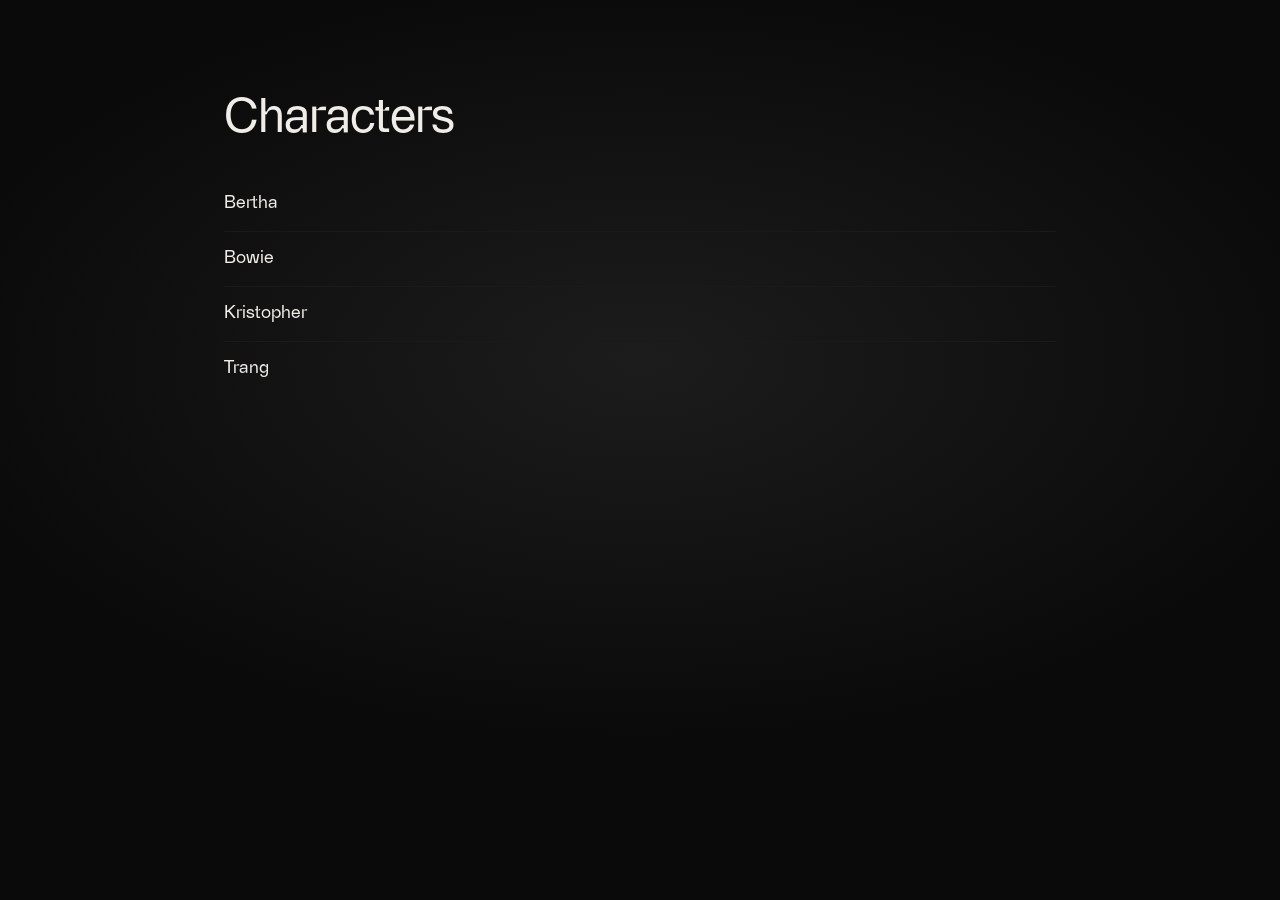
<file: characters.html>
<!DOCTYPE html>
<html lang="en">

<head>
  <meta charset="UTF-8">
  <meta name="viewport" content="width=device-width, initial-scale=1.0">
  <meta name="robots" content="noindex, nofollow">
  <title>Characters</title>

  <link rel="icon" type="image/svg+xml" href="favicon.svg">
  <link rel="preconnect" href="https://fonts.googleapis.com">
  <link rel="preconnect" href="https://fonts.gstatic.com" crossorigin>
  <link href="https://fonts.googleapis.com/css2?family=DM+Mono:wght@400&family=Space+Grotesk:wght@300;400&display=swap"
    rel="stylesheet">

  <link rel="stylesheet" href="css/style.css">
</head>

<body class="page-entry">
  <main class="entry">
    <header class="entry__header">
      <h1 class="hero__title">Characters</h1>
    </header>

    <ul class="character-list">
      <li class="character-list__item"><a href="character-bertha.html" class="character-list__link">Bertha</a></li>
      <li class="character-list__item"><a href="character-bowie.html" class="character-list__link">Bowie</a></li>
      <li class="character-list__item"><a href="character-kristopher.html" class="character-list__link">Kristopher</a></li>
      <li class="character-list__item"><a href="character-trang.html" class="character-list__link">Trang</a></li>
    </ul>
  </main>
</body>

</html>
</file>
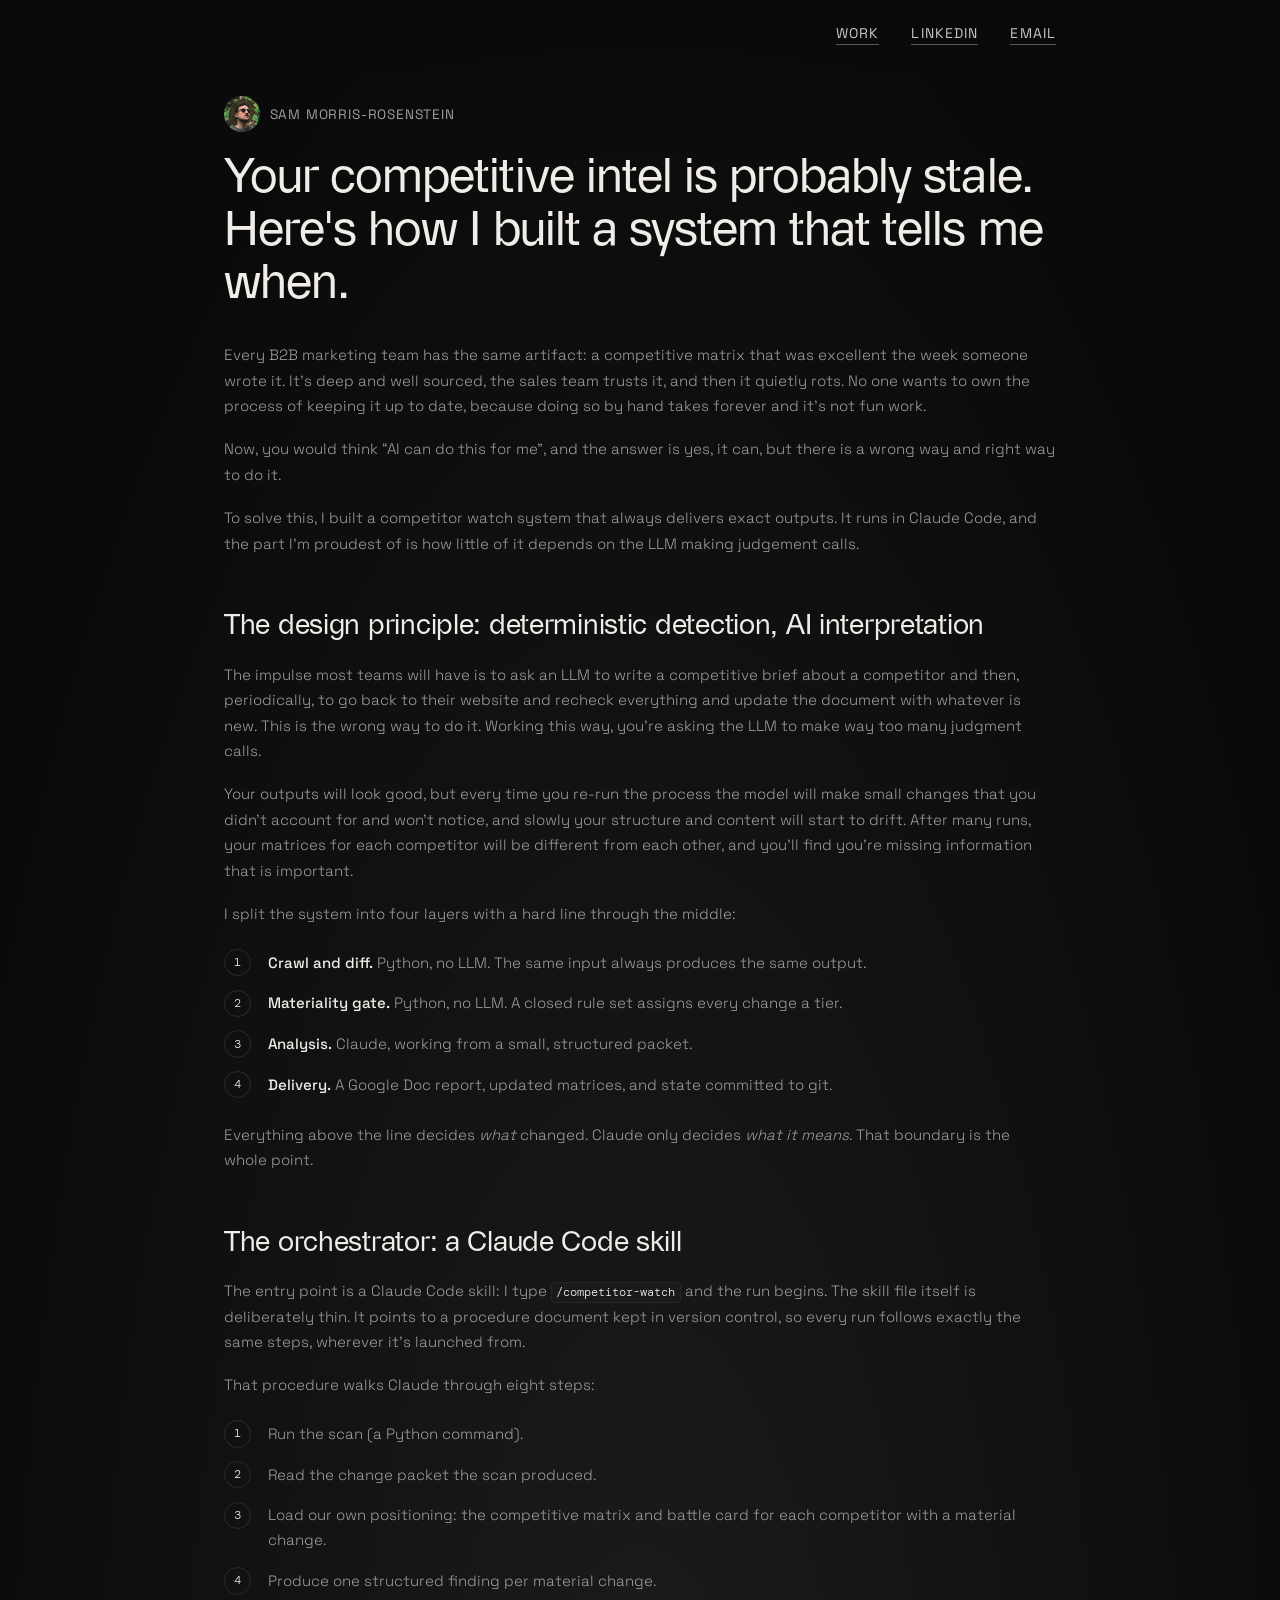
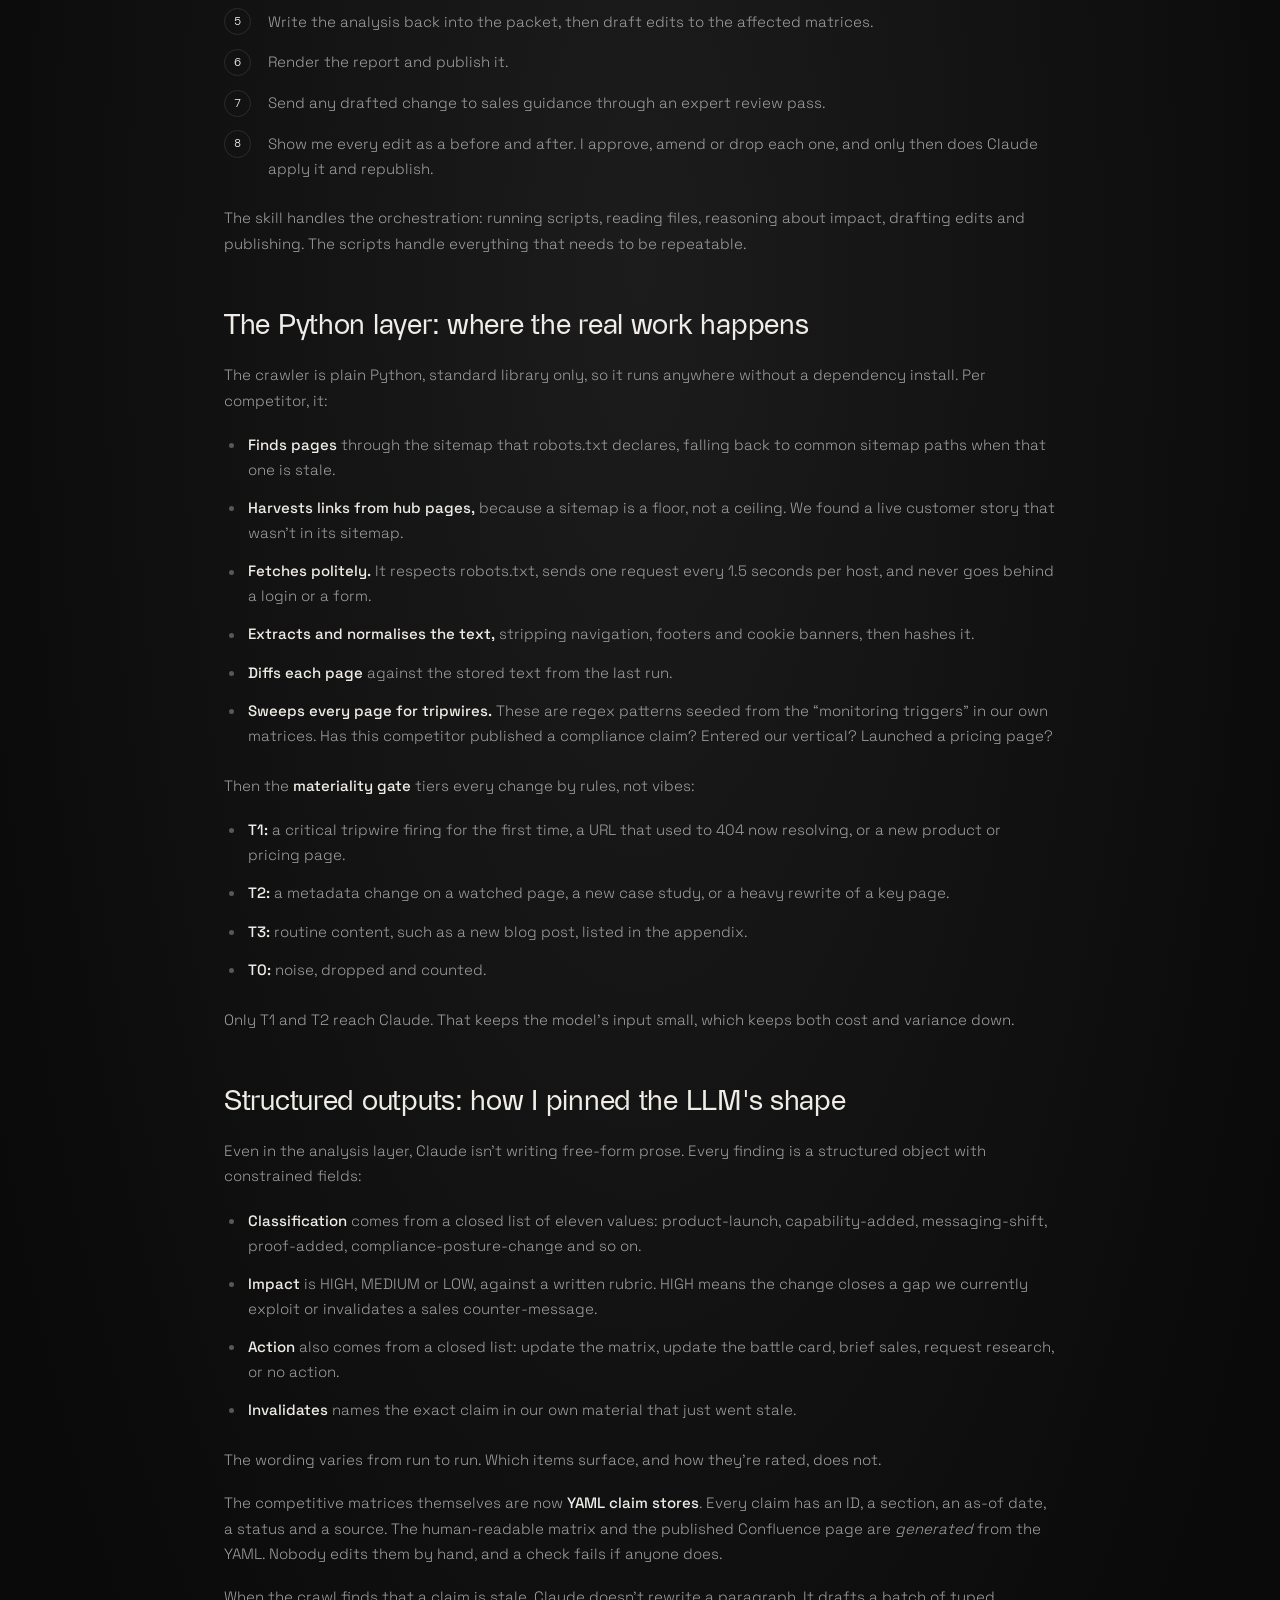
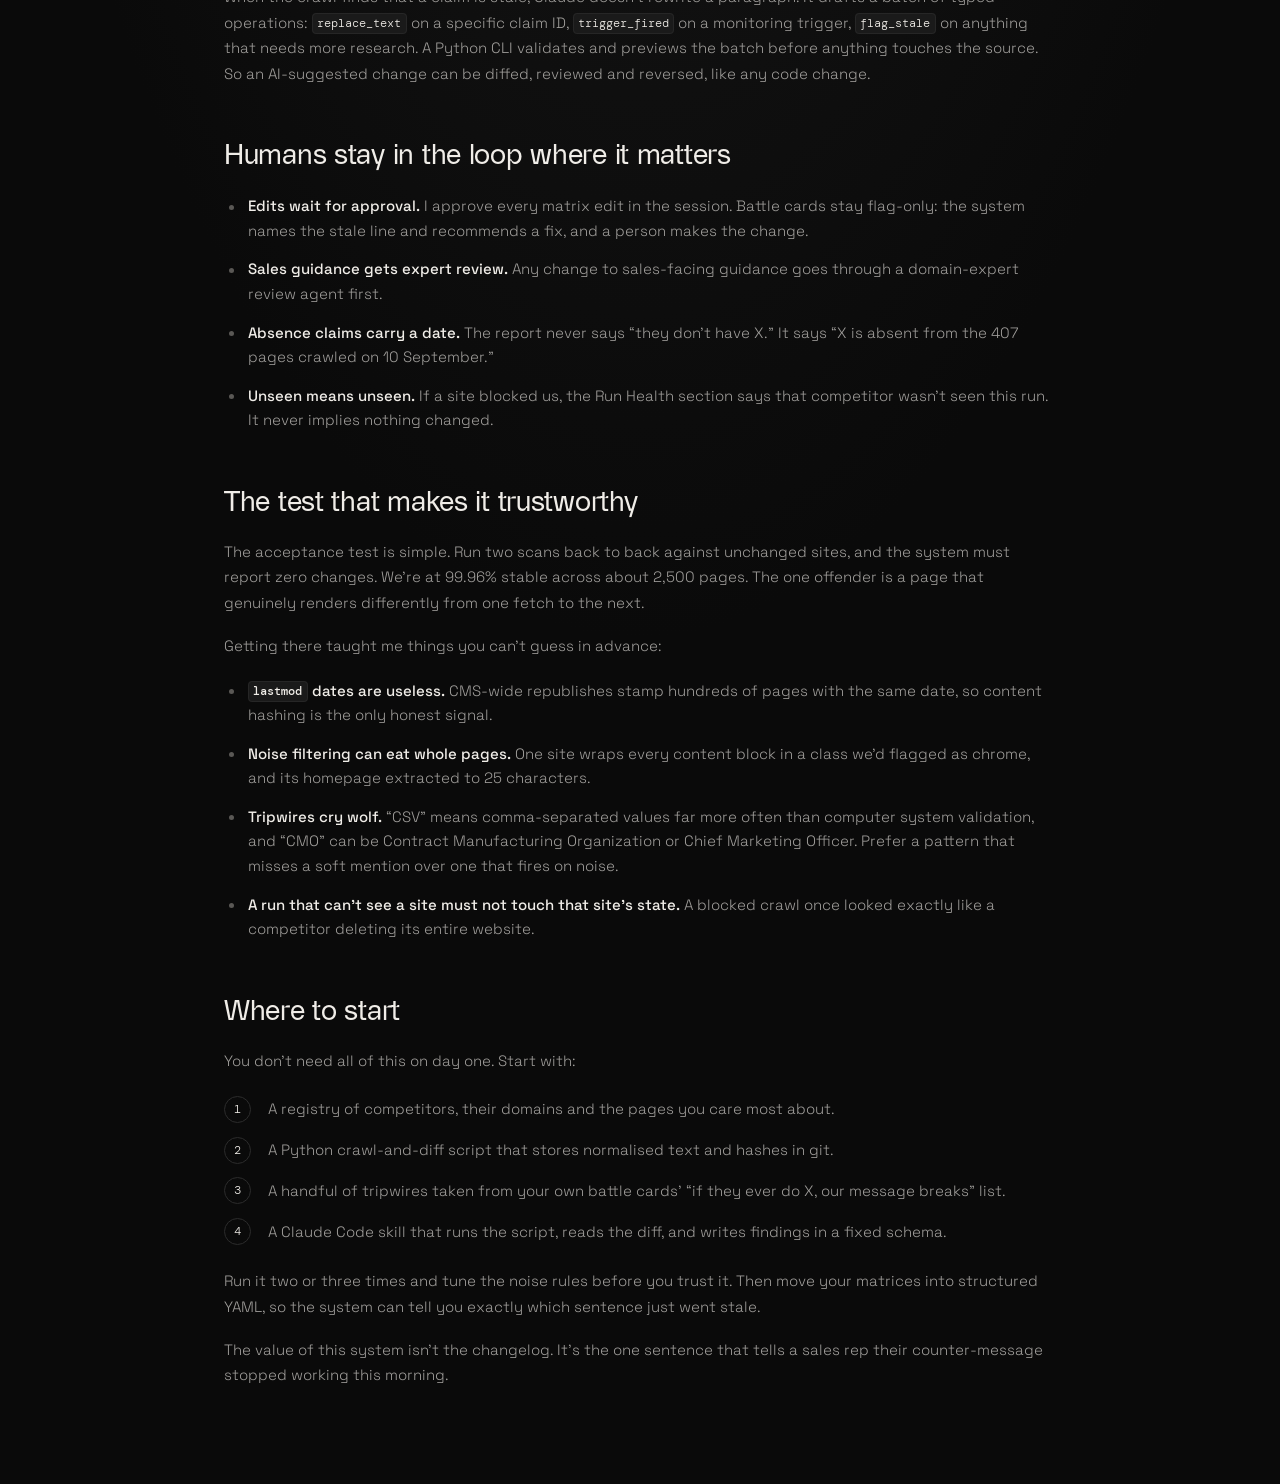
<file: competitor-watch-article.html>
<!DOCTYPE html>
<html lang="en">

<head>
  <meta charset="UTF-8">
  <meta name="viewport" content="width=device-width, initial-scale=1.0">
  <meta name="description"
    content="How I built a competitor watch system in Claude Code: deterministic detection in Python, AI interpretation in a fixed schema, and humans in the loop where it matters.">
  <title>Your competitive intel is probably stale — Sam Morris-Rosenstein</title>

  <link rel="canonical" href="https://smorrisrosenstein.com/competitor-watch-article.html">

  <!-- Open Graph -->
  <meta property="og:type" content="article">
  <meta property="og:site_name" content="Sam Morris-Rosenstein">
  <meta property="og:url" content="https://smorrisrosenstein.com/competitor-watch-article.html">
  <meta property="og:title" content="Your competitive intel is probably stale — Sam Morris-Rosenstein">
  <meta property="og:description" content="How I built a competitor watch system in Claude Code: deterministic detection in Python, AI interpretation in a fixed schema, and humans in the loop where it matters.">
  <meta property="og:image" content="https://smorrisrosenstein.com/assets/work/competitor-watch-1600.png">
  <meta property="og:image:type" content="image/png">
  <meta property="og:image:width" content="1600">
  <meta property="og:image:height" content="900">
  <meta property="og:image:alt" content="Diagram: competitor pages are crawled and diffed in Python, filtered by a materiality gate, and only material changes reach Claude as a structured finding awaiting human approval">
  <meta property="og:locale" content="en_US">

  <!-- Twitter / X -->
  <meta name="twitter:card" content="summary_large_image">
  <meta name="twitter:title" content="Your competitive intel is probably stale — Sam Morris-Rosenstein">
  <meta name="twitter:description" content="How I built a competitor watch system in Claude Code: deterministic detection in Python, AI interpretation in a fixed schema, and humans in the loop where it matters.">
  <meta name="twitter:image" content="https://smorrisrosenstein.com/assets/work/competitor-watch-1600.png">
  <meta name="twitter:image:alt" content="Diagram: competitor pages are crawled and diffed in Python, filtered by a materiality gate, and only material changes reach Claude as a structured finding awaiting human approval">

  <link rel="icon" type="image/svg+xml" href="favicon.svg">
  <link rel="preconnect" href="https://fonts.googleapis.com">
  <link rel="preconnect" href="https://fonts.gstatic.com" crossorigin>
  <link href="https://fonts.googleapis.com/css2?family=DM+Mono:wght@400&family=Space+Grotesk:wght@300;400;500&display=swap"
    rel="stylesheet">

  <link rel="stylesheet" href="css/style.css">
</head>

<body class="page-entry">
  <nav class="site-nav" aria-label="Site navigation">
    <div class="site-nav__inner">
      <a href="work.html" class="link" aria-label="Back to my work">Work</a>
      <a href="https://www.linkedin.com/in/smorrisrosenstein/" class="link" aria-label="Sam Morris on LinkedIn"
        target="_blank" rel="noopener noreferrer">LinkedIn</a>
      <button type="button" class="link" id="email-trigger" aria-label="Email Sam Morris">Email</button>
    </div>
  </nav>

  <main class="entry">
    <article>
      <header class="entry__header">
        <a href="index.html" class="hero__identity identity-link" aria-label="Go to homepage">
          <img src="assets/sam-photo.jpg" alt="Sam Morris-Rosenstein" class="hero__photo" width="36" height="36">
          <p class="hero__name">SAM MORRIS-ROSENSTEIN</p>
        </a>
        <h1 class="hero__title">Your competitive intel is probably stale. Here's how I built a system that tells me when.</h1>
      </header>

      <section class="entry__section">
        <p class="entry__body">Every B2B marketing team has the same artifact: a competitive matrix that was excellent
          the week someone wrote it. It's deep and well sourced, the sales team trusts it, and then it quietly rots. No
          one wants to own the process of keeping it up to date, because doing so by hand takes forever and it's not
          fun work.</p>
        <p class="entry__body">Now, you would think &ldquo;AI can do this for me&rdquo;, and the answer is yes, it can,
          but there is a wrong way and right way to do it.</p>
        <p class="entry__body">To solve this, I built a competitor watch system that always delivers exact outputs. It
          runs in Claude Code, and the part I'm proudest of is how little of it depends on the LLM making judgement
          calls.</p>
      </section>

      <section class="entry__section">
        <h2 class="entry__heading">The design principle: deterministic detection, AI interpretation</h2>
        <p class="entry__body">The impulse most teams will have is to ask an LLM to write a competitive brief about a
          competitor and then, periodically, to go back to their website and recheck everything and update the
          document with whatever is new. This is the wrong way to do it. Working this way, you're asking the LLM to
          make way too many judgment calls.</p>
        <p class="entry__body">Your outputs will look good, but every time you re-run the process the model will make
          small changes that you didn't account for and won't notice, and slowly your structure and content will
          start to drift. After many runs, your matrices for each competitor will be different from each other, and
          you'll find you're missing information that is important.</p>
        <p class="entry__body">I split the system into four layers with a hard line through the middle:</p>
        <ol class="entry__steps">
          <li class="entry__step"><strong>Crawl and diff.</strong> Python, no LLM. The same input always produces the
            same output.</li>
          <li class="entry__step"><strong>Materiality gate.</strong> Python, no LLM. A closed rule set assigns every
            change a tier.</li>
          <li class="entry__step"><strong>Analysis.</strong> Claude, working from a small, structured packet.</li>
          <li class="entry__step"><strong>Delivery.</strong> A Google Doc report, updated matrices, and state committed
            to git.</li>
        </ol>
        <p class="entry__body">Everything above the line decides <em>what</em> changed. Claude only decides <em>what it
            means</em>. That boundary is the whole point.</p>
      </section>

      <section class="entry__section">
        <h2 class="entry__heading">The orchestrator: a Claude Code skill</h2>
        <p class="entry__body">The entry point is a Claude Code skill: I type <code
            class="entry__inline-code">/competitor-watch</code> and the run begins. The skill file itself is
          deliberately thin. It points to a procedure document kept in version control, so every run follows exactly
          the same steps, wherever it's launched from.</p>
        <p class="entry__body">That procedure walks Claude through eight steps:</p>
        <ol class="entry__steps">
          <li class="entry__step">Run the scan (a Python command).</li>
          <li class="entry__step">Read the change packet the scan produced.</li>
          <li class="entry__step">Load our own positioning: the competitive matrix and battle card for each competitor
            with a material change.</li>
          <li class="entry__step">Produce one structured finding per material change.</li>
          <li class="entry__step">Write the analysis back into the packet, then draft edits to the affected matrices.</li>
          <li class="entry__step">Render the report and publish it.</li>
          <li class="entry__step">Send any drafted change to sales guidance through an expert review pass.</li>
          <li class="entry__step">Show me every edit as a before and after. I approve, amend or drop each one, and only
            then does Claude apply it and republish.</li>
        </ol>
        <p class="entry__body">The skill handles the orchestration: running scripts, reading files, reasoning about
          impact, drafting edits and publishing. The scripts handle everything that needs to be repeatable.</p>
      </section>

      <section class="entry__section">
        <h2 class="entry__heading">The Python layer: where the real work happens</h2>
        <p class="entry__body">The crawler is plain Python, standard library only, so it runs anywhere without a
          dependency install. Per competitor, it:</p>
        <ul class="entry__list">
          <li class="entry__list-item"><strong>Finds pages</strong> through the sitemap that robots.txt declares,
            falling back to common sitemap paths when that one is stale.</li>
          <li class="entry__list-item"><strong>Harvests links from hub pages,</strong> because a sitemap is a floor,
            not a ceiling. We found a live customer story that wasn't in its sitemap.</li>
          <li class="entry__list-item"><strong>Fetches politely.</strong> It respects robots.txt, sends one request
            every 1.5 seconds per host, and never goes behind a login or a form.</li>
          <li class="entry__list-item"><strong>Extracts and normalises the text,</strong> stripping navigation,
            footers and cookie banners, then hashes it.</li>
          <li class="entry__list-item"><strong>Diffs each page</strong> against the stored text from the last run.</li>
          <li class="entry__list-item"><strong>Sweeps every page for tripwires.</strong> These are regex patterns
            seeded from the &ldquo;monitoring triggers&rdquo; in our own matrices. Has this competitor published a
            compliance claim? Entered our vertical? Launched a pricing page?</li>
        </ul>
        <p class="entry__body">Then the <strong>materiality gate</strong> tiers every change by rules, not vibes:</p>
        <ul class="entry__list">
          <li class="entry__list-item"><strong>T1:</strong> a critical tripwire firing for the first time, a URL that
            used to 404 now resolving, or a new product or pricing page.</li>
          <li class="entry__list-item"><strong>T2:</strong> a metadata change on a watched page, a new case study, or a
            heavy rewrite of a key page.</li>
          <li class="entry__list-item"><strong>T3:</strong> routine content, such as a new blog post, listed in the
            appendix.</li>
          <li class="entry__list-item"><strong>T0:</strong> noise, dropped and counted.</li>
        </ul>
        <p class="entry__body">Only T1 and T2 reach Claude. That keeps the model's input small, which keeps both cost
          and variance down.</p>
      </section>

      <section class="entry__section">
        <h2 class="entry__heading">Structured outputs: how I pinned the LLM's shape</h2>
        <p class="entry__body">Even in the analysis layer, Claude isn't writing free-form prose. Every finding is a
          structured object with constrained fields:</p>
        <ul class="entry__list">
          <li class="entry__list-item"><strong>Classification</strong> comes from a closed list of eleven values:
            product-launch, capability-added, messaging-shift, proof-added, compliance-posture-change and so on.</li>
          <li class="entry__list-item"><strong>Impact</strong> is HIGH, MEDIUM or LOW, against a written rubric. HIGH
            means the change closes a gap we currently exploit or invalidates a sales counter-message.</li>
          <li class="entry__list-item"><strong>Action</strong> also comes from a closed list: update the matrix, update
            the battle card, brief sales, request research, or no action.</li>
          <li class="entry__list-item"><strong>Invalidates</strong> names the exact claim in our own material that just
            went stale.</li>
        </ul>
        <p class="entry__body">The wording varies from run to run. Which items surface, and how they're rated, does
          not.</p>
        <p class="entry__body">The competitive matrices themselves are now <strong>YAML claim stores</strong>. Every
          claim has an ID, a section, an as-of date, a status and a source. The human-readable matrix and the published
          Confluence page are <em>generated</em> from the YAML. Nobody edits them by hand, and a check fails if anyone
          does.</p>
        <p class="entry__body">When the crawl finds that a claim is stale, Claude doesn't rewrite a paragraph. It
          drafts a batch of typed operations: <code class="entry__inline-code">replace_text</code> on a specific claim
          ID, <code class="entry__inline-code">trigger_fired</code> on a monitoring trigger, <code
            class="entry__inline-code">flag_stale</code> on anything that needs more research. A Python CLI validates
          and previews the batch before anything touches the source. So an AI-suggested change can be diffed, reviewed
          and reversed, like any code change.</p>
      </section>

      <section class="entry__section">
        <h2 class="entry__heading">Humans stay in the loop where it matters</h2>
        <ul class="entry__list">
          <li class="entry__list-item"><strong>Edits wait for approval.</strong> I approve every matrix edit in the
            session. Battle cards stay flag-only: the system names the stale line and recommends a fix, and a person
            makes the change.</li>
          <li class="entry__list-item"><strong>Sales guidance gets expert review.</strong> Any change to sales-facing
            guidance goes through a domain-expert review agent first.</li>
          <li class="entry__list-item"><strong>Absence claims carry a date.</strong> The report never says &ldquo;they
            don't have X.&rdquo; It says &ldquo;X is absent from the 407 pages crawled on 10 September.&rdquo;</li>
          <li class="entry__list-item"><strong>Unseen means unseen.</strong> If a site blocked us, the Run Health
            section says that competitor wasn't seen this run. It never implies nothing changed.</li>
        </ul>
      </section>

      <section class="entry__section">
        <h2 class="entry__heading">The test that makes it trustworthy</h2>
        <p class="entry__body">The acceptance test is simple. Run two scans back to back against unchanged sites, and
          the system must report zero changes. We're at 99.96% stable across about 2,500 pages. The one offender is a
          page that genuinely renders differently from one fetch to the next.</p>
        <p class="entry__body">Getting there taught me things you can't guess in advance:</p>
        <ul class="entry__list">
          <li class="entry__list-item"><strong><code class="entry__inline-code">lastmod</code> dates are
              useless.</strong> CMS-wide republishes stamp hundreds of pages with the same date, so content hashing is
            the only honest signal.</li>
          <li class="entry__list-item"><strong>Noise filtering can eat whole pages.</strong> One site wraps every
            content block in a class we'd flagged as chrome, and its homepage extracted to 25 characters.</li>
          <li class="entry__list-item"><strong>Tripwires cry wolf.</strong> &ldquo;CSV&rdquo; means comma-separated
            values far more often than computer system validation, and &ldquo;CMO&rdquo; can be Contract Manufacturing
            Organization or Chief Marketing Officer. Prefer a pattern that misses a soft mention over one that fires on
            noise.</li>
          <li class="entry__list-item"><strong>A run that can't see a site must not touch that site's state.</strong> A
            blocked crawl once looked exactly like a competitor deleting its entire website.</li>
        </ul>
      </section>

      <section class="entry__section">
        <h2 class="entry__heading">Where to start</h2>
        <p class="entry__body">You don't need all of this on day one. Start with:</p>
        <ol class="entry__steps">
          <li class="entry__step">A registry of competitors, their domains and the pages you care most about.</li>
          <li class="entry__step">A Python crawl-and-diff script that stores normalised text and hashes in git.</li>
          <li class="entry__step">A handful of tripwires taken from your own battle cards' &ldquo;if they ever do X, our
            message breaks&rdquo; list.</li>
          <li class="entry__step">A Claude Code skill that runs the script, reads the diff, and writes findings in a
            fixed schema.</li>
        </ol>
        <p class="entry__body">Run it two or three times and tune the noise rules before you trust it. Then move your
          matrices into structured YAML, so the system can tell you exactly which sentence just went stale.</p>
        <p class="entry__body">The value of this system isn't the changelog. It's the one sentence that tells a sales
          rep their counter-message stopped working this morning.</p>
      </section>
    </article>
  </main>

  <dialog class="email-dialog" id="email-dialog" aria-label="Email address">
    <p class="email-dialog__text">Prove you're human :)</p>
    <p class="email-dialog__text">My email address is this site's domain at the most popular email provider in the
      world. It ends in .com.</p>
    <button type="button" class="email-dialog__close" aria-label="Close">&#x2715;</button>
  </dialog>

  <script src="js/main.js" defer></script>
</body>

</html>
</file>
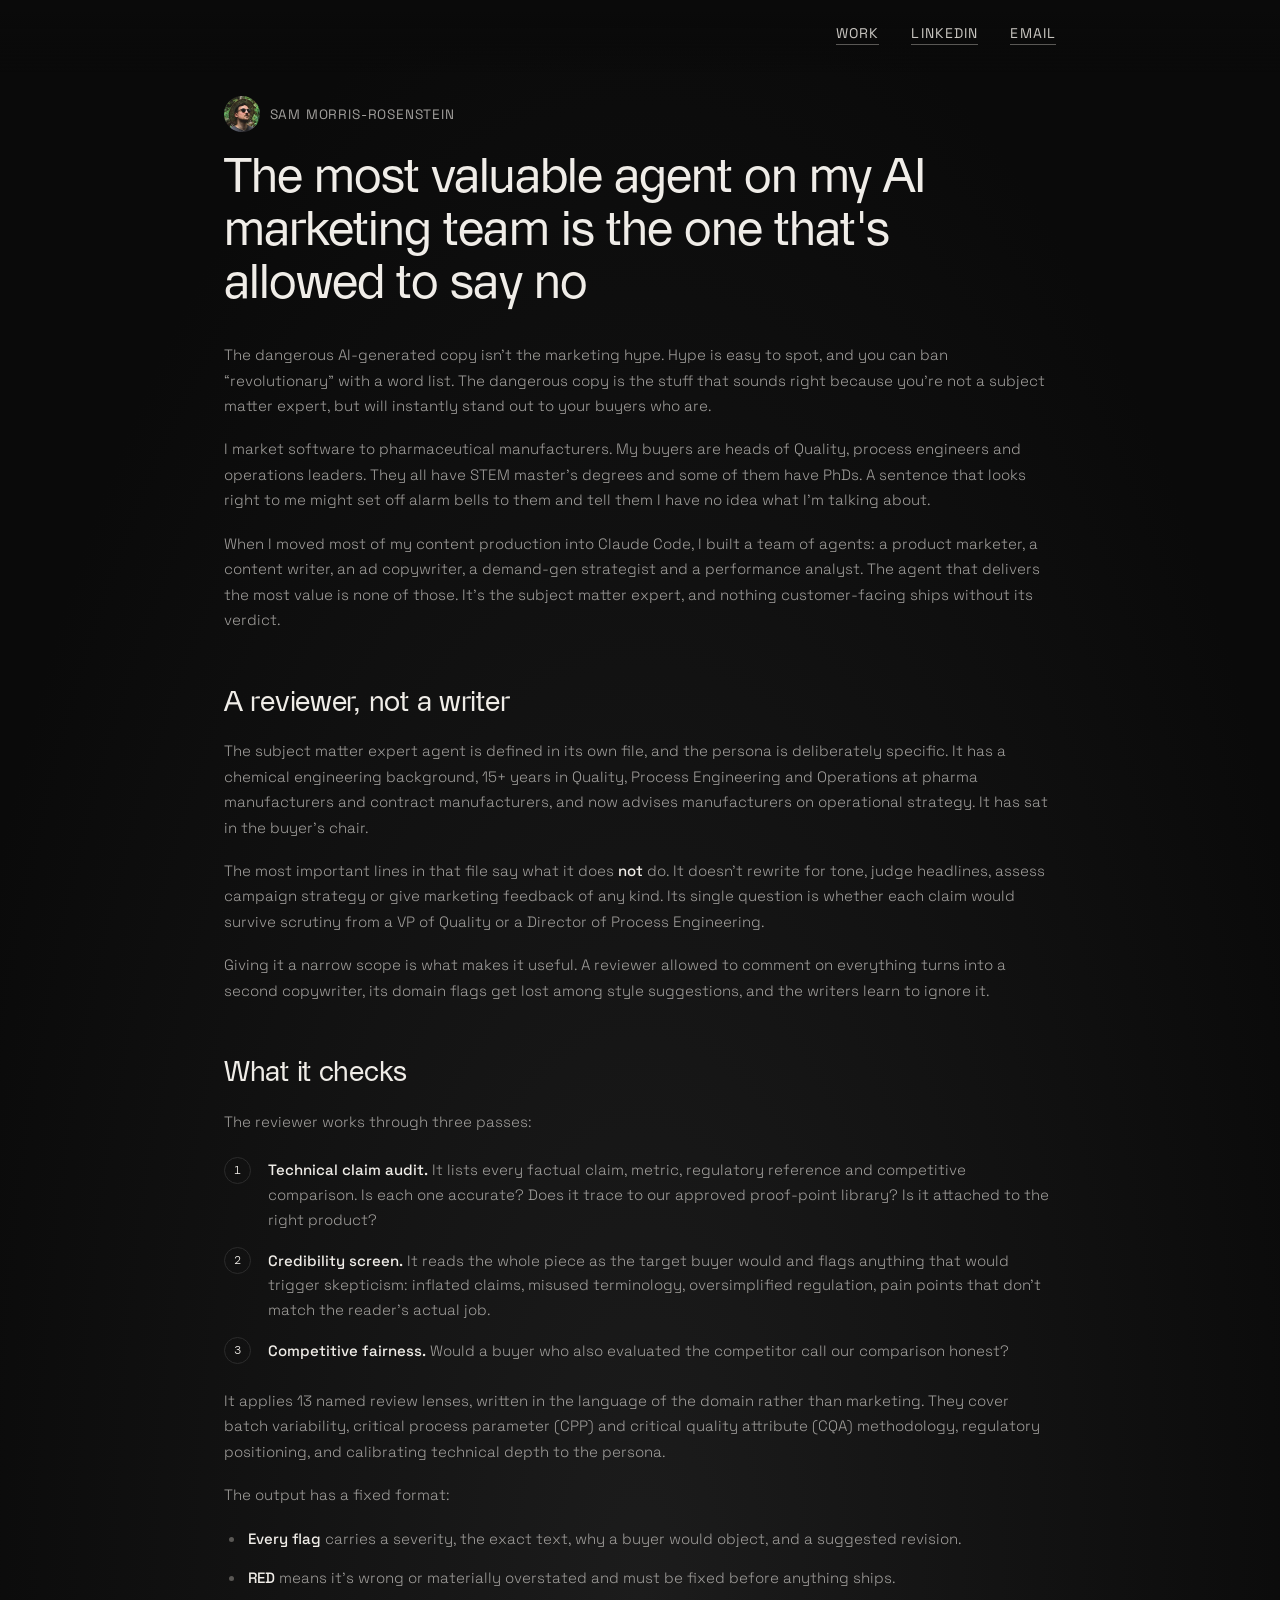
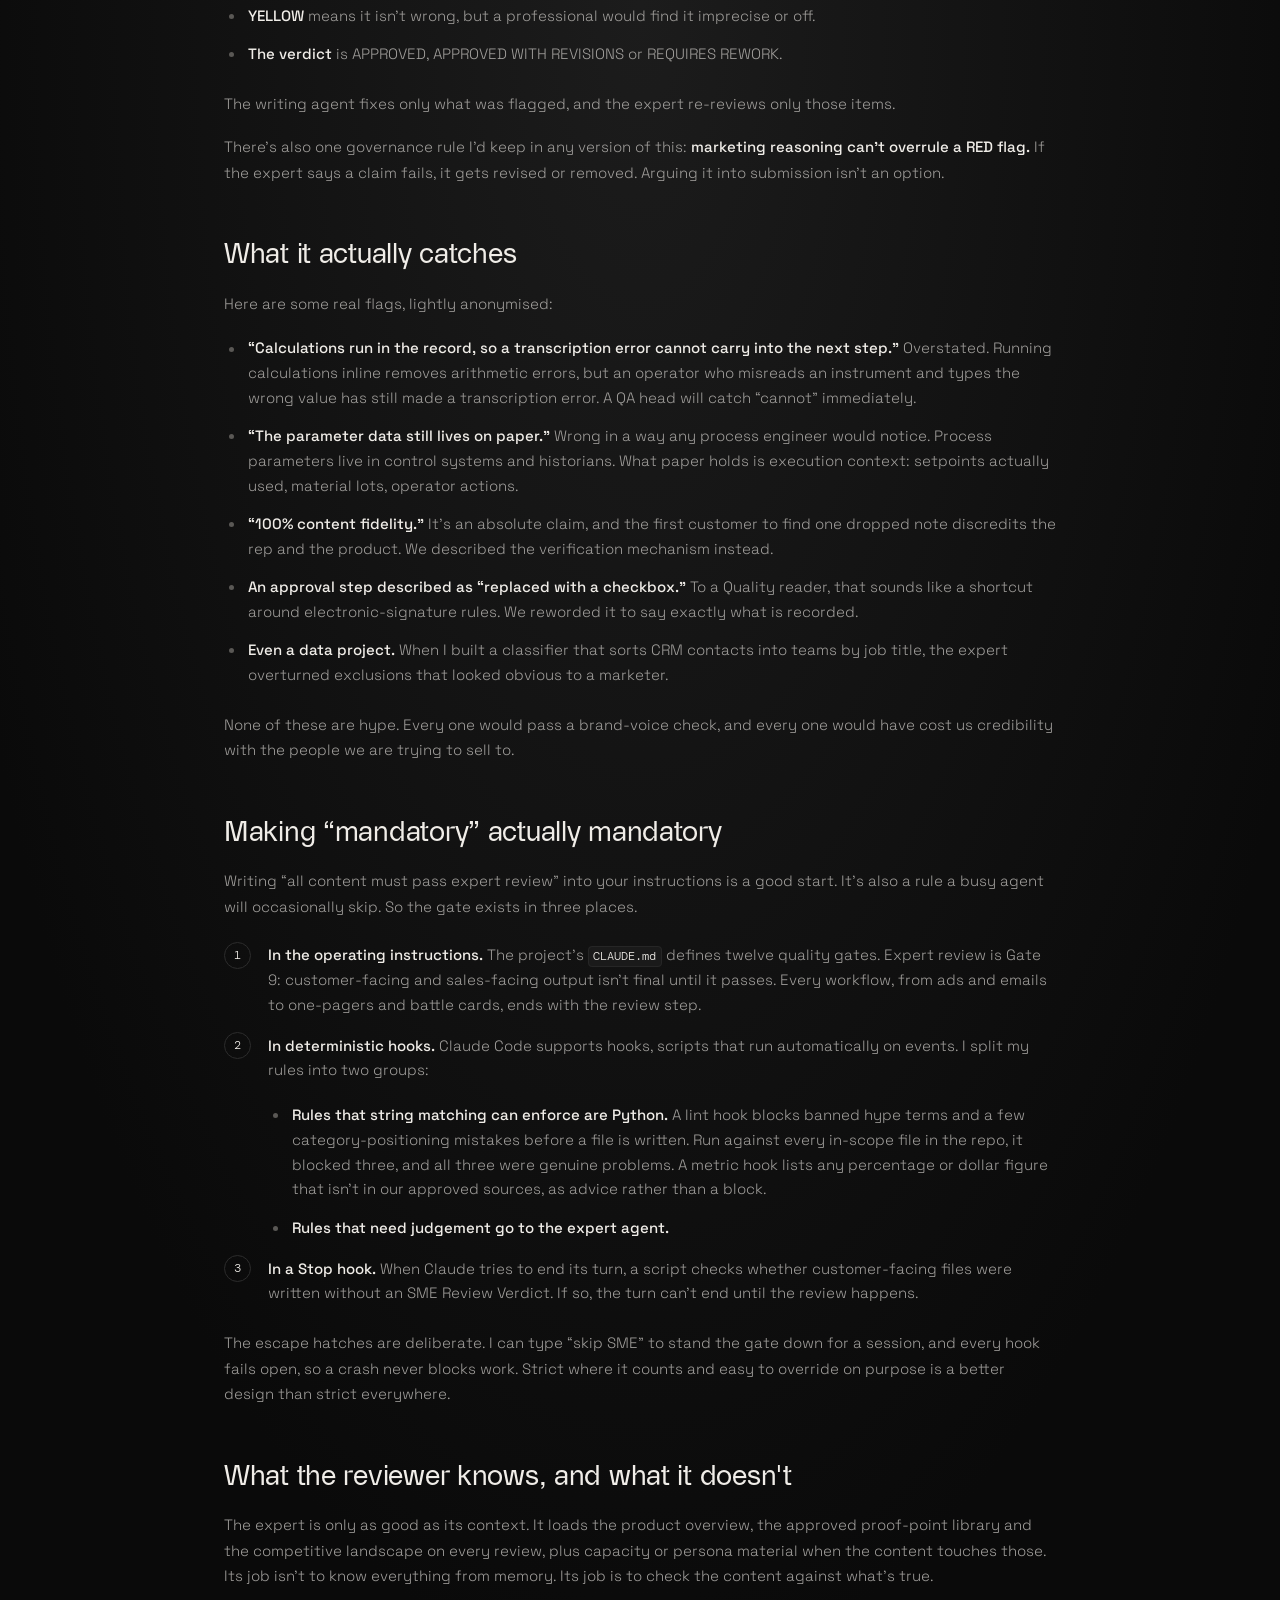
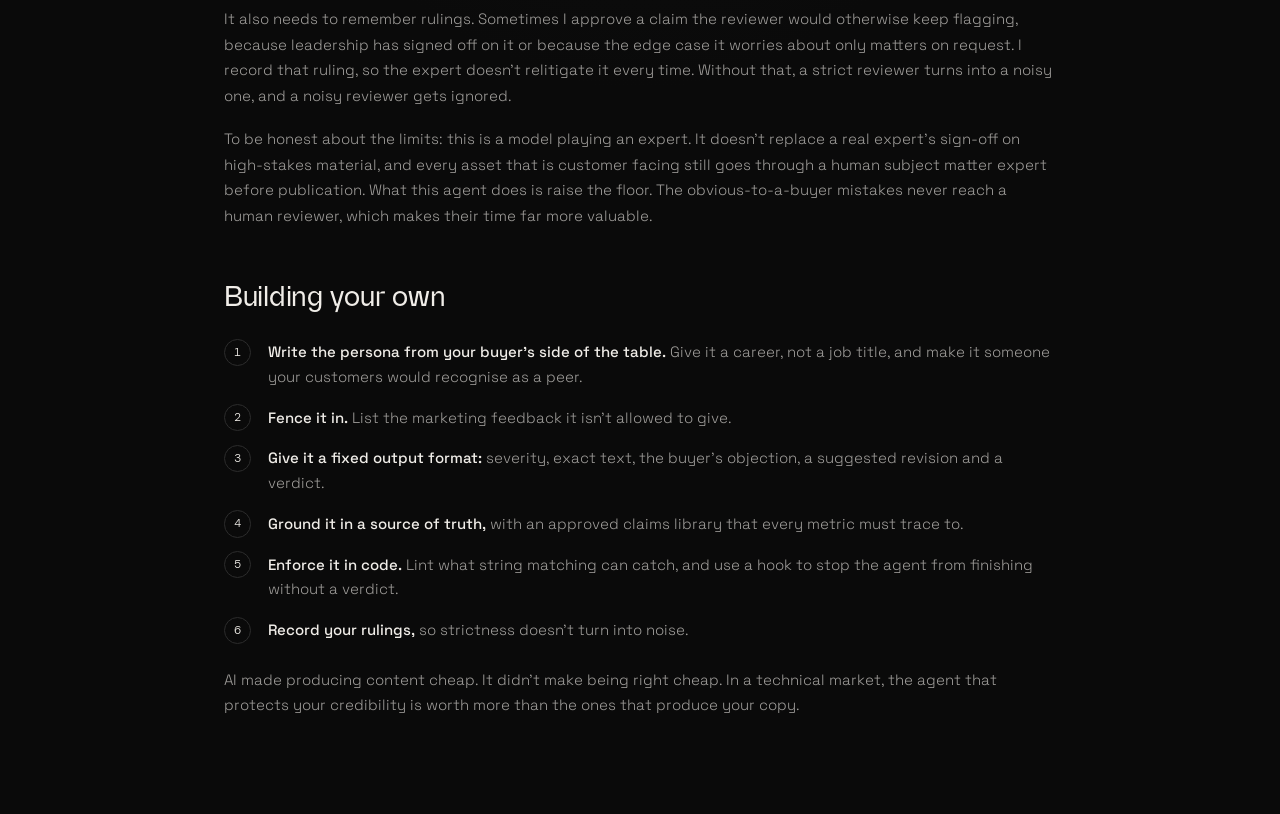
<file: sme-agent-article.html>
<!DOCTYPE html>
<html lang="en">

<head>
  <meta charset="UTF-8">
  <meta name="viewport" content="width=device-width, initial-scale=1.0">
  <meta name="description"
    content="Why the subject matter expert reviewer is the most valuable agent on my AI marketing team: a narrow scope, a fixed output format, and a gate enforced in code.">
  <title>The agent that's allowed to say no — Sam Morris-Rosenstein</title>

  <link rel="canonical" href="https://smorrisrosenstein.com/sme-agent-article.html">

  <!-- Open Graph -->
  <meta property="og:type" content="article">
  <meta property="og:site_name" content="Sam Morris-Rosenstein">
  <meta property="og:url" content="https://smorrisrosenstein.com/sme-agent-article.html">
  <meta property="og:title" content="The agent that's allowed to say no — Sam Morris-Rosenstein">
  <meta property="og:description" content="Why the subject matter expert reviewer is the most valuable agent on my AI marketing team: a narrow scope, a fixed output format, and a gate enforced in code.">
  <meta property="og:image" content="https://smorrisrosenstein.com/assets/work/sme-agent-1600.png">
  <meta property="og:image:type" content="image/png">
  <meta property="og:image:width" content="1600">
  <meta property="og:image:height" content="900">
  <meta property="og:image:alt" content="Diagram: drafts from five marketing agents pass through an SME reviewer gate that runs three review passes and returns RED and YELLOW flags with a verdict">
  <meta property="og:locale" content="en_US">

  <!-- Twitter / X -->
  <meta name="twitter:card" content="summary_large_image">
  <meta name="twitter:title" content="The agent that's allowed to say no — Sam Morris-Rosenstein">
  <meta name="twitter:description" content="Why the subject matter expert reviewer is the most valuable agent on my AI marketing team: a narrow scope, a fixed output format, and a gate enforced in code.">
  <meta name="twitter:image" content="https://smorrisrosenstein.com/assets/work/sme-agent-1600.png">
  <meta name="twitter:image:alt" content="Diagram: drafts from five marketing agents pass through an SME reviewer gate that runs three review passes and returns RED and YELLOW flags with a verdict">

  <link rel="icon" type="image/svg+xml" href="favicon.svg">
  <link rel="preconnect" href="https://fonts.googleapis.com">
  <link rel="preconnect" href="https://fonts.gstatic.com" crossorigin>
  <link href="https://fonts.googleapis.com/css2?family=DM+Mono:wght@400&family=Space+Grotesk:wght@300;400;500&display=swap"
    rel="stylesheet">

  <link rel="stylesheet" href="css/style.css">
</head>

<body class="page-entry">
  <nav class="site-nav" aria-label="Site navigation">
    <div class="site-nav__inner">
      <a href="work.html" class="link" aria-label="Back to my work">Work</a>
      <a href="https://www.linkedin.com/in/smorrisrosenstein/" class="link" aria-label="Sam Morris on LinkedIn"
        target="_blank" rel="noopener noreferrer">LinkedIn</a>
      <button type="button" class="link" id="email-trigger" aria-label="Email Sam Morris">Email</button>
    </div>
  </nav>

  <main class="entry">
    <article>
      <header class="entry__header">
        <a href="index.html" class="hero__identity identity-link" aria-label="Go to homepage">
          <img src="assets/sam-photo.jpg" alt="Sam Morris-Rosenstein" class="hero__photo" width="36" height="36">
          <p class="hero__name">SAM MORRIS-ROSENSTEIN</p>
        </a>
        <h1 class="hero__title">The most valuable agent on my AI marketing team is the one that's allowed to say no</h1>
      </header>

      <section class="entry__section">
        <p class="entry__body">The dangerous AI-generated copy isn't the marketing hype. Hype is easy to spot, and you
          can ban &ldquo;revolutionary&rdquo; with a word list. The dangerous copy is the stuff that sounds right because
          you're not a subject matter expert, but will instantly stand out to your buyers who are.</p>
        <p class="entry__body">I market software to pharmaceutical manufacturers. My buyers are heads of Quality,
          process engineers and operations leaders. They all have STEM master's degrees and some of them have PhDs. A
          sentence that looks right to me might set off alarm bells to them and tell them I have no idea what I'm
          talking about.</p>
        <p class="entry__body">When I moved most of my content production into Claude Code, I built a team of agents: a
          product marketer, a content writer, an ad copywriter, a demand-gen strategist and a performance analyst. The
          agent that delivers the most value is none of those. It's the subject matter expert, and nothing
          customer-facing ships without its verdict.</p>
      </section>

      <section class="entry__section">
        <h2 class="entry__heading">A reviewer, not a writer</h2>
        <p class="entry__body">The subject matter expert agent is defined in its own file, and the persona is
          deliberately specific. It has a chemical engineering background, 15+ years in Quality, Process Engineering
          and Operations at pharma manufacturers and contract manufacturers, and now advises manufacturers on
          operational strategy. It has sat in the buyer's chair.</p>
        <p class="entry__body">The most important lines in that file say what it does <strong>not</strong> do. It
          doesn't rewrite for tone, judge headlines, assess campaign strategy or give marketing feedback of any kind.
          Its single question is whether each claim would survive scrutiny from a VP of Quality or a Director of
          Process Engineering.</p>
        <p class="entry__body">Giving it a narrow scope is what makes it useful. A reviewer allowed to comment on
          everything turns into a second copywriter, its domain flags get lost among style suggestions, and the writers
          learn to ignore it.</p>
      </section>

      <section class="entry__section">
        <h2 class="entry__heading">What it checks</h2>
        <p class="entry__body">The reviewer works through three passes:</p>
        <ol class="entry__steps">
          <li class="entry__step"><strong>Technical claim audit.</strong> It lists every factual claim, metric,
            regulatory reference and competitive comparison. Is each one accurate? Does it trace to our approved
            proof-point library? Is it attached to the right product?</li>
          <li class="entry__step"><strong>Credibility screen.</strong> It reads the whole piece as the target buyer
            would and flags anything that would trigger skepticism: inflated claims, misused terminology,
            oversimplified regulation, pain points that don't match the reader's actual job.</li>
          <li class="entry__step"><strong>Competitive fairness.</strong> Would a buyer who also evaluated the competitor
            call our comparison honest?</li>
        </ol>
        <p class="entry__body">It applies 13 named review lenses, written in the language of the domain rather than
          marketing. They cover batch variability, critical process parameter (CPP) and critical quality attribute
          (CQA) methodology, regulatory positioning, and calibrating technical depth to the persona.</p>
        <p class="entry__body">The output has a fixed format:</p>
        <ul class="entry__list">
          <li class="entry__list-item"><strong>Every flag</strong> carries a severity, the exact text, why a buyer
            would object, and a suggested revision.</li>
          <li class="entry__list-item"><strong>RED</strong> means it's wrong or materially overstated and must be fixed
            before anything ships.</li>
          <li class="entry__list-item"><strong>YELLOW</strong> means it isn't wrong, but a professional would find it
            imprecise or off.</li>
          <li class="entry__list-item"><strong>The verdict</strong> is APPROVED, APPROVED WITH REVISIONS or REQUIRES
            REWORK.</li>
        </ul>
        <p class="entry__body">The writing agent fixes only what was flagged, and the expert re-reviews only those
          items.</p>
        <p class="entry__body">There's also one governance rule I'd keep in any version of this: <strong>marketing
            reasoning can't overrule a RED flag.</strong> If the expert says a claim fails, it gets revised or removed.
          Arguing it into submission isn't an option.</p>
      </section>

      <section class="entry__section">
        <h2 class="entry__heading">What it actually catches</h2>
        <p class="entry__body">Here are some real flags, lightly anonymised:</p>
        <ul class="entry__list">
          <li class="entry__list-item"><strong>&ldquo;Calculations run in the record, so a transcription error cannot
              carry into the next step.&rdquo;</strong> Overstated. Running calculations inline removes arithmetic
            errors, but an operator who misreads an instrument and types the wrong value has still made a
            transcription error. A QA head will catch &ldquo;cannot&rdquo; immediately.</li>
          <li class="entry__list-item"><strong>&ldquo;The parameter data still lives on paper.&rdquo;</strong> Wrong in
            a way any process engineer would notice. Process parameters live in control systems and historians. What
            paper holds is execution context: setpoints actually used, material lots, operator actions.</li>
          <li class="entry__list-item"><strong>&ldquo;100% content fidelity.&rdquo;</strong> It's an absolute claim,
            and the first customer to find one dropped note discredits the rep and the product. We described the
            verification mechanism instead.</li>
          <li class="entry__list-item"><strong>An approval step described as &ldquo;replaced with a
              checkbox.&rdquo;</strong> To a Quality reader, that sounds like a shortcut around electronic-signature
            rules. We reworded it to say exactly what is recorded.</li>
          <li class="entry__list-item"><strong>Even a data project.</strong> When I built a classifier that sorts CRM
            contacts into teams by job title, the expert overturned exclusions that looked obvious to a marketer.</li>
        </ul>
        <p class="entry__body">None of these are hype. Every one would pass a brand-voice check, and every one would
          have cost us credibility with the people we are trying to sell to.</p>
      </section>

      <section class="entry__section">
        <h2 class="entry__heading">Making &ldquo;mandatory&rdquo; actually mandatory</h2>
        <p class="entry__body">Writing &ldquo;all content must pass expert review&rdquo; into your instructions is a
          good start. It's also a rule a busy agent will occasionally skip. So the gate exists in three places.</p>
        <ol class="entry__steps">
          <li class="entry__step"><strong>In the operating instructions.</strong> The project's <code
              class="entry__inline-code">CLAUDE.md</code> defines twelve quality gates. Expert review is Gate 9:
            customer-facing and sales-facing output isn't final until it passes. Every workflow, from ads and emails to
            one-pagers and battle cards, ends with the review step.</li>
          <li class="entry__step"><strong>In deterministic hooks.</strong> Claude Code supports hooks, scripts that run
            automatically on events. I split my rules into two groups:
            <ul class="entry__list">
              <li class="entry__list-item"><strong>Rules that string matching can enforce are Python.</strong> A lint
                hook blocks banned hype terms and a few category-positioning mistakes before a file is written. Run
                against every in-scope file in the repo, it blocked three, and all three were genuine problems. A
                metric hook lists any percentage or dollar figure that isn't in our approved sources, as advice rather
                than a block.</li>
              <li class="entry__list-item"><strong>Rules that need judgement go to the expert agent.</strong></li>
            </ul>
          </li>
          <li class="entry__step"><strong>In a Stop hook.</strong> When Claude tries to end its turn, a script checks
            whether customer-facing files were written without an SME Review Verdict. If so, the turn can't end until
            the review happens.</li>
        </ol>
        <p class="entry__body">The escape hatches are deliberate. I can type &ldquo;skip SME&rdquo; to stand the gate
          down for a session, and every hook fails open, so a crash never blocks work. Strict where it counts and easy
          to override on purpose is a better design than strict everywhere.</p>
      </section>

      <section class="entry__section">
        <h2 class="entry__heading">What the reviewer knows, and what it doesn't</h2>
        <p class="entry__body">The expert is only as good as its context. It loads the product overview, the approved
          proof-point library and the competitive landscape on every review, plus capacity or persona material when the
          content touches those. Its job isn't to know everything from memory. Its job is to check the content against
          what's true.</p>
        <p class="entry__body">It also needs to remember rulings. Sometimes I approve a claim the reviewer would
          otherwise keep flagging, because leadership has signed off on it or because the edge case it worries about
          only matters on request. I record that ruling, so the expert doesn't relitigate it every time. Without that,
          a strict reviewer turns into a noisy one, and a noisy reviewer gets ignored.</p>
        <p class="entry__body">To be honest about the limits: this is a model playing an expert. It doesn't replace a
          real expert's sign-off on high-stakes material, and every asset that is customer facing still goes through a
          human subject matter expert before publication. What this agent does is raise the floor. The
          obvious-to-a-buyer mistakes never reach a human reviewer, which makes their time far more valuable.</p>
      </section>

      <section class="entry__section">
        <h2 class="entry__heading">Building your own</h2>
        <ol class="entry__steps">
          <li class="entry__step"><strong>Write the persona from your buyer's side of the table.</strong> Give it a
            career, not a job title, and make it someone your customers would recognise as a peer.</li>
          <li class="entry__step"><strong>Fence it in.</strong> List the marketing feedback it isn't allowed to give.</li>
          <li class="entry__step"><strong>Give it a fixed output format:</strong> severity, exact text, the buyer's
            objection, a suggested revision and a verdict.</li>
          <li class="entry__step"><strong>Ground it in a source of truth,</strong> with an approved claims library that
            every metric must trace to.</li>
          <li class="entry__step"><strong>Enforce it in code.</strong> Lint what string matching can catch, and use a
            hook to stop the agent from finishing without a verdict.</li>
          <li class="entry__step"><strong>Record your rulings,</strong> so strictness doesn't turn into noise.</li>
        </ol>
        <p class="entry__body">AI made producing content cheap. It didn't make being right cheap. In a technical market,
          the agent that protects your credibility is worth more than the ones that produce your copy.</p>
      </section>
    </article>
  </main>

  <dialog class="email-dialog" id="email-dialog" aria-label="Email address">
    <p class="email-dialog__text">Prove you're human :)</p>
    <p class="email-dialog__text">My email address is this site's domain at the most popular email provider in the
      world. It ends in .com.</p>
    <button type="button" class="email-dialog__close" aria-label="Close">&#x2715;</button>
  </dialog>

  <script src="js/main.js" defer></script>
</body>

</html>
</file>
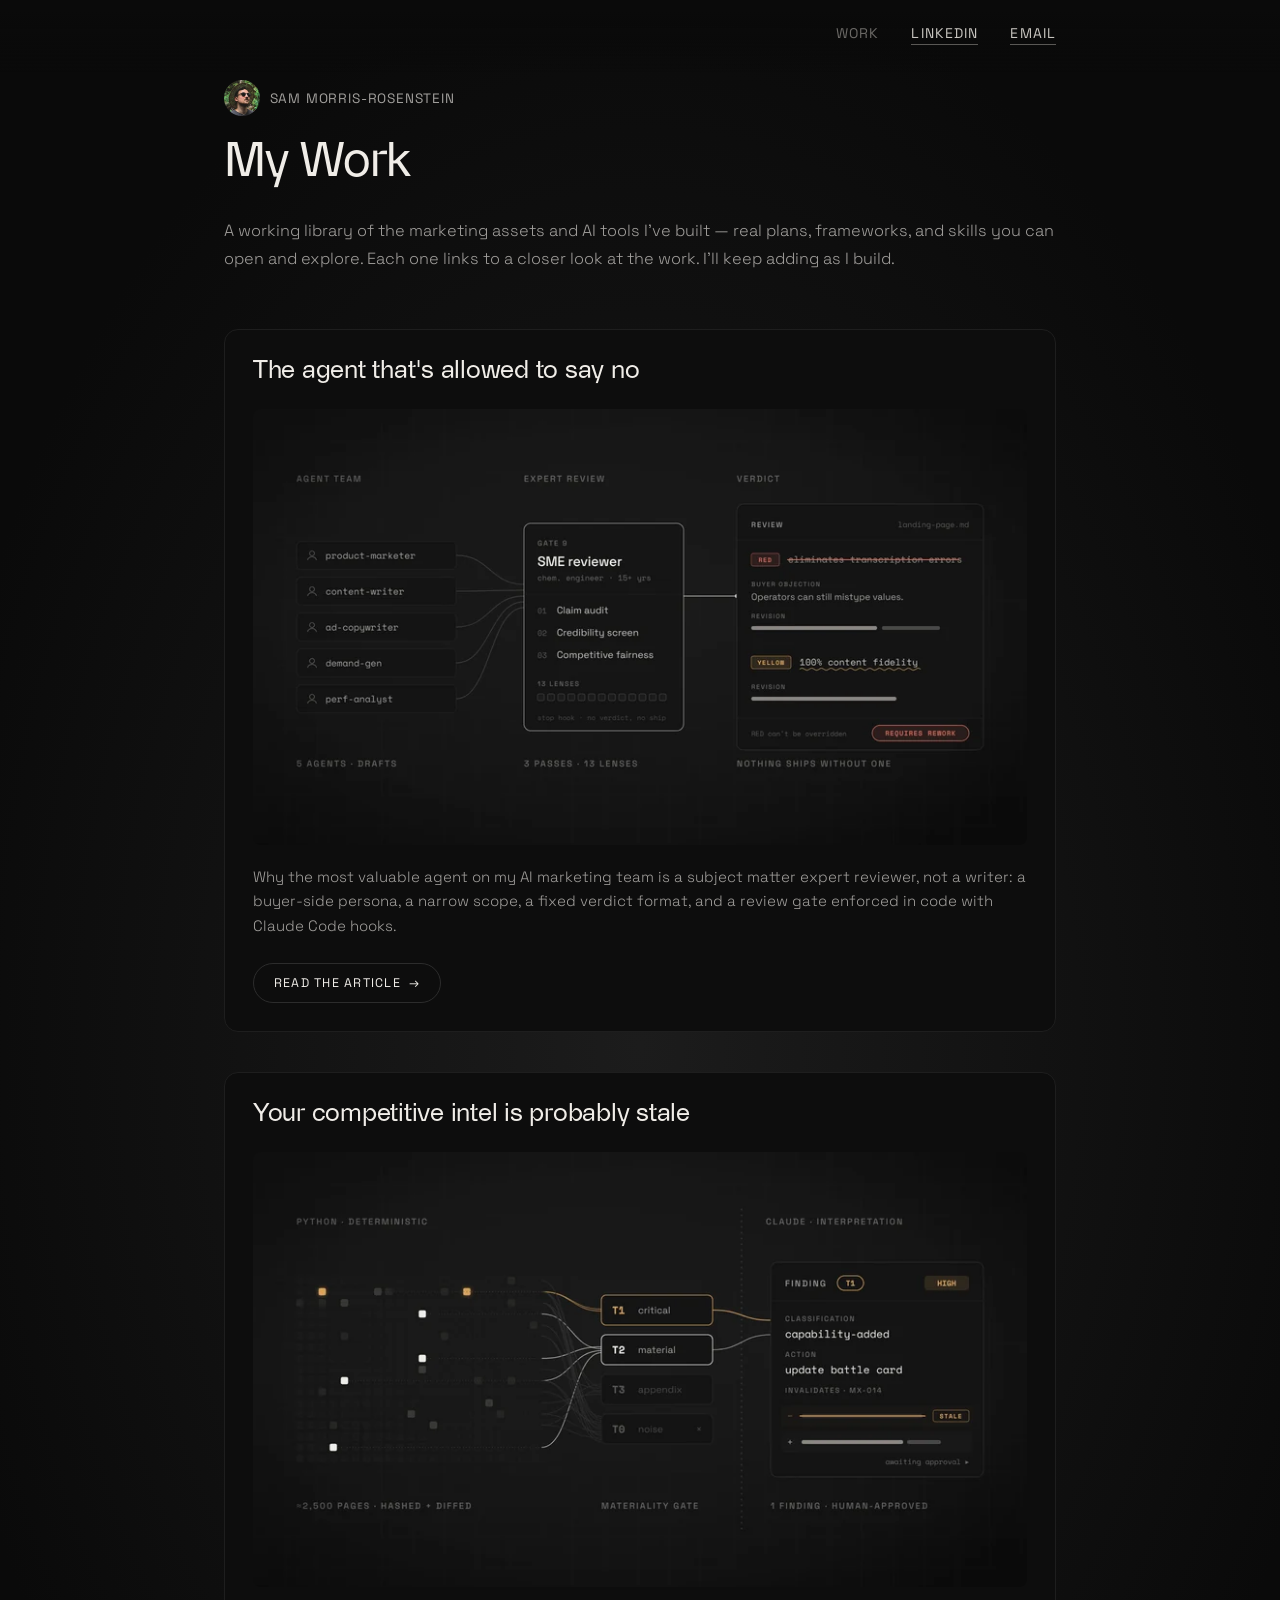
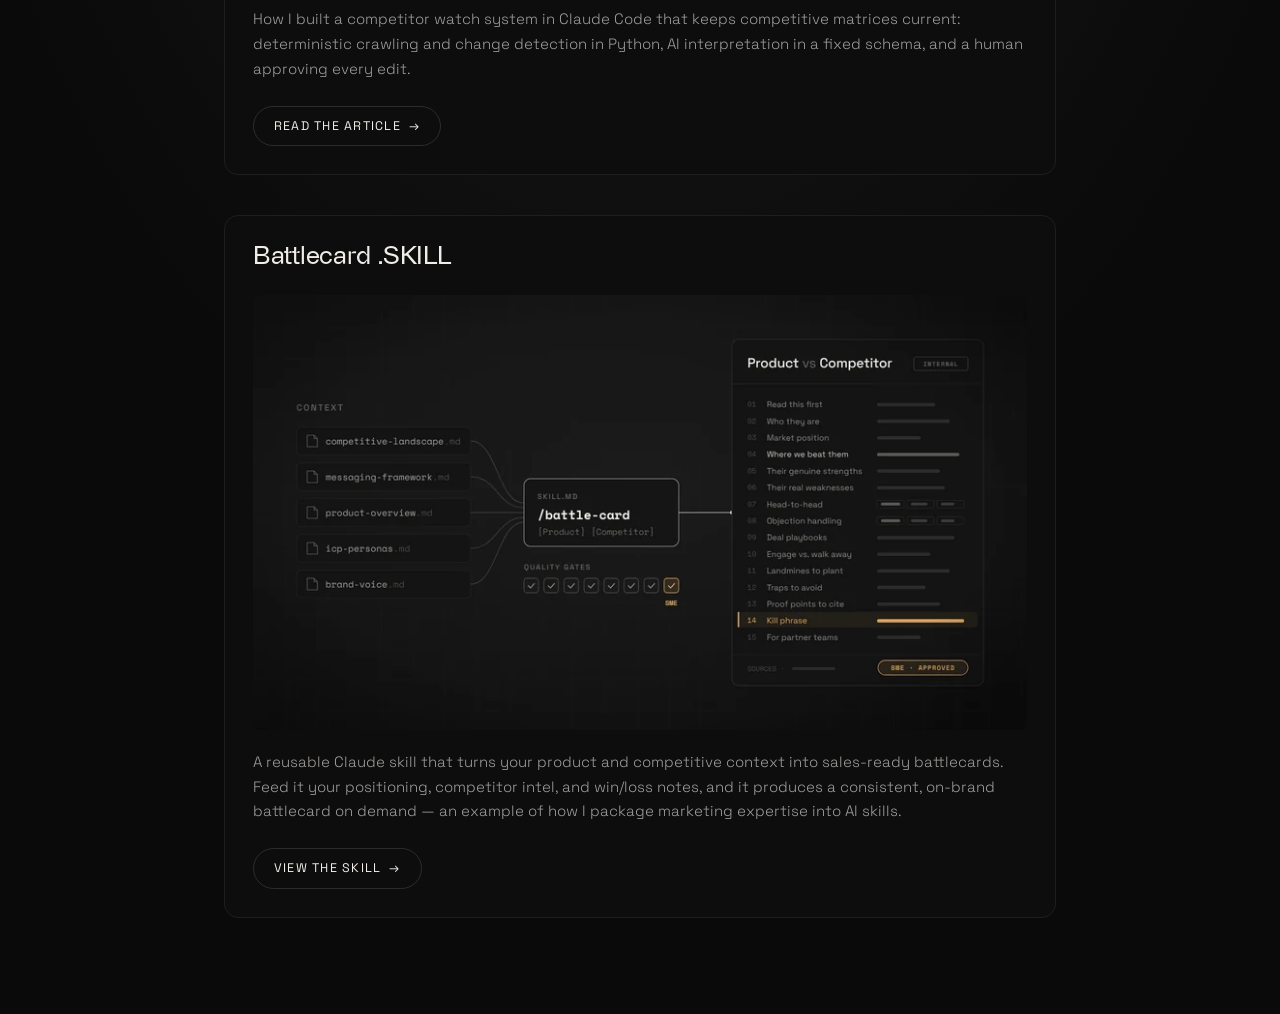
<file: work.html>
<!DOCTYPE html>
<html lang="en">

<head>
  <meta charset="UTF-8">
  <meta name="viewport" content="width=device-width, initial-scale=1.0">
  <meta name="description"
    content="Sam Morris-Rosenstein — My Work. A resource center of B2B marketing plans, frameworks, and AI skills you can open and explore.">
  <title>My Work — Sam Morris-Rosenstein, B2B Marketer</title>

  <link rel="icon" type="image/svg+xml" href="favicon.svg">
  <link rel="preconnect" href="https://fonts.googleapis.com">
  <link rel="preconnect" href="https://fonts.gstatic.com" crossorigin>
  <link
    href="https://fonts.googleapis.com/css2?family=Space+Grotesk:wght@300;400&display=swap"
    rel="stylesheet">

  <link rel="stylesheet" href="css/style.css">
</head>

<body class="page-work">
  <nav class="site-nav" aria-label="Site navigation">
    <div class="site-nav__inner">
      <span class="link link--current" aria-current="page">Work</span>
      <a href="https://www.linkedin.com/in/smorrisrosenstein/" class="link" aria-label="Sam Morris on LinkedIn"
        target="_blank" rel="noopener noreferrer">LinkedIn</a>
      <button type="button" class="link" id="email-trigger" aria-label="Email Sam Morris">Email</button>
    </div>
  </nav>

  <main class="work">
    <div class="work__header">
      <a href="index.html" class="hero__identity identity-link" aria-label="Go to homepage">
        <img src="assets/sam-photo.jpg" alt="Sam Morris-Rosenstein" class="hero__photo" width="36" height="36">
        <p class="hero__name">SAM MORRIS-ROSENSTEIN</p>
      </a>
      <h1 class="hero__title">My Work</h1>
      <p class="work__intro">A working library of the marketing assets and AI tools I've built — real plans,
        frameworks, and skills you can open and explore. Each one links to a closer look at the work. I'll keep
        adding as I build.</p>
    </div>

    <div class="work__list">

      <!-- ITEM TEMPLATE — to add a resource, copy one <article> block and update the -->
      <!-- title, preview, description, and button link. To swap in a real screenshot, -->
      <!-- replace the placeholder <div> with:                                          -->
      <!-- <img class="resource__img" src="assets/screenshots/FILE.png" alt="ALT TEXT"> -->

      <!-- HIDDEN: content not ready yet. Re-enable when the 30-60-90 plan page is done. -->
      <!--
      <article class="resource">
        <h2 class="resource__title">Example 30-60-90 PMM plan</h2>
        <div class="resource__preview resource__preview--placeholder" data-label="Preview"></div>
        <p class="resource__desc">A structured 30-60-90 day plan for a product marketer stepping into a new role or
          product line. It lays out what to learn, what to build, and where to drive impact across the first three
          months — with concrete priorities and milestones for each phase.</p>
        <a href="pmm-30-60-90-plan.html" class="resource__cta">
          View the plan <span class="resource__cta-arrow" aria-hidden="true">&rarr;</span>
        </a>
      </article>
      -->

      <article class="resource">
        <h2 class="resource__title"><a href="sme-agent-article.html" class="resource__title-link">The agent
            that's allowed to say no</a></h2>
        <div class="resource__preview">
          <img src="assets/work/sme-agent-1600.webp"
            srcset="assets/work/sme-agent-800.webp 800w, assets/work/sme-agent-1600.webp 1600w"
            sizes="(max-width: 860px) 100vw, 774px" width="1600" height="900" loading="eager" decoding="async"
            alt="Diagram: drafts from five marketing agents pass through an SME reviewer gate that runs three review passes and returns RED and YELLOW flags with a verdict">
        </div>
        <p class="resource__desc">Why the most valuable agent on my AI marketing team is a subject matter expert
          reviewer, not a writer: a buyer-side persona, a narrow scope, a fixed verdict format, and a review gate
          enforced in code with Claude Code hooks.</p>
        <a href="sme-agent-article.html" class="resource__cta">
          Read the article <span class="resource__cta-arrow" aria-hidden="true">&rarr;</span>
        </a>
      </article>

      <article class="resource">
        <h2 class="resource__title"><a href="competitor-watch-article.html" class="resource__title-link">Your
            competitive intel is probably stale</a></h2>
        <div class="resource__preview">
          <img src="assets/work/competitor-watch-1600.webp"
            srcset="assets/work/competitor-watch-800.webp 800w, assets/work/competitor-watch-1600.webp 1600w"
            sizes="(max-width: 860px) 100vw, 774px" width="1600" height="900" loading="lazy" decoding="async"
            alt="Diagram: competitor pages are crawled and diffed in Python, filtered by a materiality gate, and only material changes reach Claude as a structured finding awaiting human approval">
        </div>
        <p class="resource__desc">How I built a competitor watch system in Claude Code that keeps competitive matrices
          current: deterministic crawling and change detection in Python, AI interpretation in a fixed schema, and a
          human approving every edit.</p>
        <a href="competitor-watch-article.html" class="resource__cta">
          Read the article <span class="resource__cta-arrow" aria-hidden="true">&rarr;</span>
        </a>
      </article>

      <article class="resource">
        <h2 class="resource__title"><a href="battlecard-skill.html" class="resource__title-link">Battlecard .SKILL</a></h2>
        <div class="resource__preview">
          <img src="assets/work/battlecard-skill-1600.webp"
            srcset="assets/work/battlecard-skill-800.webp 800w, assets/work/battlecard-skill-1600.webp 1600w"
            sizes="(max-width: 860px) 100vw, 774px" width="1600" height="900" loading="lazy" decoding="async"
            alt="Diagram: five context files feed the /battle-card skill, which passes eight quality gates and produces a 15-section battlecard approved by an SME">
        </div>
        <p class="resource__desc">A reusable Claude skill that turns your product and competitive context into
          sales-ready battlecards. Feed it your positioning, competitor intel, and win/loss notes, and it produces a
          consistent, on-brand battlecard on demand — an example of how I package marketing expertise into AI skills.</p>
        <a href="battlecard-skill.html" class="resource__cta">
          View the skill <span class="resource__cta-arrow" aria-hidden="true">&rarr;</span>
        </a>
      </article>

    </div>
  </main>

  <dialog class="email-dialog" id="email-dialog" aria-label="Email address">
    <p class="email-dialog__text">Prove you're human :)</p>
    <p class="email-dialog__text">My email address is this site's domain at the most popular email provider in the
      world. It ends in .com.</p>
    <button type="button" class="email-dialog__close" aria-label="Close">&#x2715;</button>
  </dialog>

  <script src="js/main.js" defer></script>
</body>

</html>
</file>
<file: css/style.css>
@font-face {
  font-family: 'Rinter';
  src: url('../assets/fonts/rinter-font/Rinter.otf') format('opentype');
  font-weight: 400;
  font-style: normal;
  font-display: swap;
}

*, *::before, *::after {
  box-sizing: border-box;
  margin: 0;
  padding: 0;
}

:root {
  --color-bg: #0a0a0a;
  --color-text-primary: #f0ede8;
  --color-text-secondary: #a09e9b;
  --color-link: #c8c5c0;
  --color-link-hover: #f0ede8;
  --color-link-underline: #5a5855;
}

body {
  background-color: var(--color-bg);
  background-image: radial-gradient(
    ellipse 80% 60% at 50% 40%,
    #1c1c1c 0%,
    transparent 70%
  );
  min-height: 100vh;
  min-height: 100dvh;
  display: flex;
  align-items: center;
  justify-content: center;
}

.hero {
  width: 100%;
  display: flex;
  flex-direction: column;
  align-items: center;
  padding: 5rem 2rem 3rem;
  gap: 3rem;
}

.hero__content {
  max-width: 832px;
  width: 100%;
  animation: fadeUp 0.7s cubic-bezier(0.16, 1, 0.3, 1) 0.1s both;
}

.hero__identity {
  display: flex;
  align-items: center;
  gap: 0.6rem;
  margin-bottom: 1.5rem;
}

.hero__photo {
  width: 36px;
  height: 36px;
  border-radius: 50%;
  object-fit: cover;
  flex-shrink: 0;
}

.hero__name {
  font-family: 'Space Grotesk', -apple-system, BlinkMacSystemFont, sans-serif;
  font-size: 0.85rem;
  font-weight: 400;
  letter-spacing: 0.06em;
  color: var(--color-text-secondary);
  margin-bottom: 0;
}

/* Identity used as a link home (sub-pages) */
.identity-link {
  width: fit-content;
  text-decoration: none;
}

.identity-link .hero__name {
  transition: color 0.2s ease;
}

.identity-link:hover .hero__name {
  color: var(--color-text-primary);
}

.identity-link:focus-visible {
  outline: 2px solid var(--color-link-hover);
  outline-offset: 4px;
  border-radius: 4px;
}

.hero__title {
  font-family: 'Rinter', 'Space Grotesk', sans-serif;
  font-size: clamp(1.6rem, 4.5vw + 0.4rem, 3rem);
  font-weight: 400;
  line-height: 1.1;
  letter-spacing: -0.02em;
  color: var(--color-text-primary);
  margin-bottom: 1.5rem;
}

.hero__bio {
  font-family: 'Space Grotesk', -apple-system, BlinkMacSystemFont, sans-serif;
  font-size: clamp(0.9rem, 1.35vw + 0.45rem, 1.013rem);
  font-weight: 300;
  line-height: 1.75;
  color: var(--color-text-secondary);
  margin-bottom: 2.5rem;
}

.ai-section {
  margin-bottom: 0;
}

.hero__offer {
  width: 100%;
  max-width: 832px;
}

.ai-section__title {
  font-family: 'Rinter', 'Space Grotesk', sans-serif;
  font-size: clamp(1.6rem, 3vw + 0.5rem, 2.5rem);
  font-weight: 400;
  line-height: 1.1;
  letter-spacing: -0.02em;
  color: var(--color-text-primary);
  margin-bottom: 1.25rem;
}

.ai-section__body {
  font-family: 'Space Grotesk', -apple-system, BlinkMacSystemFont, sans-serif;
  font-size: clamp(0.9rem, 1.35vw + 0.45rem, 1.013rem);
  font-weight: 300;
  line-height: 1.75;
  color: var(--color-text-secondary);
}

.gradient-word {
  background: linear-gradient(135deg, #E4F222 0%, #A8E6CF 60%);
  -webkit-background-clip: text;
  background-clip: text;
  -webkit-text-fill-color: transparent;
  color: transparent;
}

.ai-section__body + .ai-section__body {
  margin-top: 1.25rem;
}

.site-nav {
  position: fixed;
  top: 0;
  left: 0;
  right: 0;
  z-index: 20;
  display: flex;
  justify-content: center;
  padding: 1.5rem 2rem 0;
  pointer-events: none;
}

.site-nav::before {
  content: '';
  position: absolute;
  top: 0;
  left: 0;
  right: 0;
  height: 4.5rem;
  background: linear-gradient(
    to bottom,
    #0a0a0a 15%,
    rgba(10, 10, 10, 0.85) 55%,
    transparent 100%
  );
  pointer-events: none;
  z-index: -1;
}

.site-nav__inner {
  display: flex;
  justify-content: flex-end;
  gap: 2rem;
  width: 100%;
  max-width: 832px;
  pointer-events: none;
}

.site-nav .link {
  pointer-events: auto;
}

button.link {
  appearance: none;
  background: none;
  border: none;
  border-bottom: 1px solid var(--color-link-underline);
  cursor: pointer;
}

.link {
  font-family: 'Space Grotesk', -apple-system, BlinkMacSystemFont, sans-serif;
  font-size: 0.875rem;
  font-weight: 400;
  letter-spacing: 0.08em;
  text-transform: uppercase;
  color: var(--color-link);
  text-decoration: none;
  border-bottom: 1px solid var(--color-link-underline);
  padding-bottom: 2px;
  transition: color 0.2s ease, border-bottom-color 0.2s ease;
}

.link:hover {
  color: var(--color-link-hover);
  border-bottom-color: var(--color-link-hover);
}

.link:focus-visible {
  color: var(--color-link-hover);
  border-bottom-color: var(--color-link-hover);
  outline: 2px solid var(--color-link-hover);
  outline-offset: 4px;
  border-radius: 2px;
}

/* Current-page nav item: grayed out, not interactive */
.link--current,
.link--current:hover {
  color: #6b6966;
  border-bottom-color: transparent;
  cursor: default;
}

.email-dialog {
  background: #111111;
  border: 1px solid #242424;
  color: var(--color-text-secondary);
  padding: 2rem;
  max-width: 420px;
  width: calc(100% - 2rem);
  position: fixed;
  top: 50%;
  left: 50%;
  transform: translate(-50%, -50%);
}

.email-dialog::backdrop {
  background: rgba(0, 0, 0, 0.75);
}

.email-dialog[open] {
  animation: dialogFadeIn 0.2s ease both;
}

.email-dialog__text {
  font-family: 'Space Grotesk', -apple-system, BlinkMacSystemFont, sans-serif;
  font-size: 0.9rem;
  font-weight: 300;
  line-height: 1.7;
}

.email-dialog__text + .email-dialog__text {
  margin-top: 1rem;
}

.email-dialog__close {
  position: absolute;
  top: 1rem;
  right: 1rem;
  appearance: none;
  background: none;
  border: none;
  color: var(--color-text-secondary);
  font-size: 1rem;
  line-height: 1;
  cursor: pointer;
  padding: 0.25rem;
  transition: color 0.15s ease;
}

.email-dialog__close:hover {
  color: var(--color-text-primary);
}

@keyframes dialogFadeIn {
  from {
    opacity: 0;
    transform: translate(-50%, calc(-50% + 8px));
  }
  to {
    opacity: 1;
    transform: translate(-50%, -50%);
  }
}

@media (prefers-reduced-motion: reduce) {
  .email-dialog[open] {
    animation: none;
  }
}

@keyframes fadeUp {
  from {
    opacity: 0;
    transform: translateY(12px);
  }
  to {
    opacity: 1;
    transform: translateY(0);
  }
}

@media (prefers-reduced-motion: reduce) {
  .hero__content {
    animation: none;
  }
}

body.page-home {
  align-items: flex-start;
}

/* ---- Context Pipeline Diagram ---- */

.ctx-pipeline {
  --ctx-font-display: 'Space Grotesk', -apple-system, sans-serif;
  --ctx-font-mono: 'DM Mono', ui-monospace, monospace;

  /* Accent palette — Ramp yellow → mint, matches the site text gradient */
  --ctx-accent:   #E4F222;   /* Ramp yellow */
  --ctx-accent-2: #A8E6CF;   /* pale mint */
  --ctx-horizon-blue: var(--ctx-accent);    /* legacy name, now yellow */
  --ctx-ai-green:     var(--ctx-accent-2);  /* legacy name, now mint */

  /* Dark surfaces */
  --ctx-night-blue:    #141414;   /* MCP node surface (legacy name) */
  --ctx-bg-card:       #101010;
  --ctx-bg-light:      #1c1c1c;
  --ctx-border-subtle: #262626;
  --ctx-border-strong: #333333;

  /* Text on dark */
  --ctx-fg-1: #f0ede8;
  --ctx-fg-2: #b6b4b0;
  --ctx-fg-3: #8a8886;
  --ctx-fg-muted: #5f5d5a;

  /* width: 70%; — previous size, kept for revert */
  width: 100%;
  max-width: 832px;
  background: #0a0a0a;
  border-radius: 12px;
  overflow: hidden;
}

.ctx-pipeline__scaler {
  position: relative;
  overflow: hidden;
  min-width: 320px;
}

.ctx-canvas {
  position: relative;
  width: 1680px;
  height: 1000px;
  background: #0a0a0a;
  transform-origin: top left;
}

.ctx-canvas::before {
  content: '';
  position: absolute;
  inset: 0;
  background-image:
    linear-gradient(to right, rgba(255,255,255,.03) 1px, transparent 1px),
    linear-gradient(to bottom, rgba(255,255,255,.03) 1px, transparent 1px);
  background-size: 40px 40px;
  pointer-events: none;
}

.ctx-wires {
  position: absolute;
  inset: 0;
  width: 1680px;
  height: 1000px;
  pointer-events: none;
}

/* Header */
.ctx-header {
  position: absolute;
  left: 72px;
  top: 48px;
  right: 72px;
  display: flex;
  align-items: flex-start;
  justify-content: space-between;
}

.ctx-eyebrow {
  font-family: var(--ctx-font-mono);
  font-size: 12px;
  line-height: 18px;
  letter-spacing: .14em;
  text-transform: uppercase;
  color: var(--ctx-horizon-blue);
  font-weight: 400;
  margin: 0 0 10px;
}

.ctx-headline {
  font-family: var(--ctx-font-display);
  font-weight: 300;
  font-size: 34px;
  line-height: 42px;
  letter-spacing: -.01em;
  margin: 0;
  color: var(--ctx-fg-1);
}

.ctx-headline strong { font-weight: 500; }

.ctx-meta {
  text-align: right;
  font-family: var(--ctx-font-mono);
  font-size: 11px;
  line-height: 18px;
  letter-spacing: .08em;
  text-transform: uppercase;
  color: var(--ctx-fg-3);
}

.ctx-meta-pill {
  display: inline-flex;
  align-items: center;
  gap: 7px;
  padding: 6px 12px;
  border: 1px solid var(--ctx-border-subtle);
  border-radius: 999px;
  background: var(--ctx-bg-card);
  color: var(--ctx-fg-2);
  margin-bottom: 8px;
}

.ctx-dot {
  width: 7px;
  height: 7px;
  border-radius: 50%;
  background: #2ea06e;
  animation: ctx-live 2.4s ease-out infinite;
}

@keyframes ctx-live {
  0%   { box-shadow: 0 0 0 0 rgba(46,160,110,.45); }
  70%  { box-shadow: 0 0 0 7px rgba(46,160,110,0); }
  100% { box-shadow: 0 0 0 0 rgba(46,160,110,0); }
}

.ctx-meta-sub { display: block; }

/* Stage labels */
.ctx-stage-label {
  position: absolute;
  font-family: var(--ctx-font-mono);
  font-size: 12px;
  letter-spacing: .12em;
  text-transform: uppercase;
  color: var(--ctx-fg-2);
  font-weight: 400;
  display: flex;
  align-items: baseline;
  gap: 10px;
}

.ctx-stage-num  { color: var(--ctx-horizon-blue); font-weight: 500; }
.ctx-stage-rule { color: var(--ctx-fg-muted); }

/* Source group frame */
.ctx-src-frame {
  position: absolute;
  border: 1px dashed var(--ctx-border-strong);
  border-radius: 16px;
  background: rgba(255,255,255,.02);
}

/* Source cards */
.ctx-src {
  position: absolute;
  width: 296px;
  height: 70px;
  display: flex;
  align-items: center;
  gap: 14px;
  padding: 0 16px;
  background: var(--ctx-bg-card);
  border: 1px solid var(--ctx-border-subtle);
  border-radius: 8px;
  box-shadow: 0 1px 2px rgba(0,0,0,.4);
}

.ctx-src-ico {
  flex: none;
  width: 40px;
  height: 40px;
  display: flex;
  align-items: center;
  justify-content: center;
  border-radius: 4px;
  background: var(--ctx-bg-light);
  color: var(--ctx-horizon-blue);
}

.ctx-src-ico svg { width: 20px; height: 20px; }

.ctx-src-name {
  font-family: var(--ctx-font-display);
  font-weight: 500;
  font-size: 16px;
  line-height: 20px;
  color: var(--ctx-fg-1);
}

.ctx-src-sub {
  font-family: var(--ctx-font-mono);
  font-size: 10.5px;
  line-height: 14px;
  letter-spacing: .06em;
  text-transform: uppercase;
  color: var(--ctx-fg-3);
  margin-top: 3px;
}

/* Process nodes */
.ctx-node {
  position: absolute;
  border-radius: 16px;
  display: flex;
  flex-direction: column;
  align-items: center;
  justify-content: center;
  text-align: center;
  padding: 26px 22px;
}

.ctx-node-ico {
  width: 56px;
  height: 56px;
  display: flex;
  align-items: center;
  justify-content: center;
  border-radius: 8px;
  margin-bottom: 16px;
  flex: none;
}

.ctx-node-ico svg { width: 28px; height: 28px; }

.ctx-node-eyebrow {
  font-family: var(--ctx-font-mono);
  font-size: 11px;
  letter-spacing: .12em;
  text-transform: uppercase;
  margin: 0 0 8px;
  font-weight: 400;
}

.ctx-node-title {
  font-family: var(--ctx-font-display);
  font-weight: 500;
  font-size: 22px;
  line-height: 27px;
  margin: 0;
}

.ctx-node-desc {
  font-family: var(--ctx-font-display);
  font-size: 13px;
  line-height: 19px;
  margin: 12px 0 0;
  max-width: 220px;
}

/* MCP */
.ctx-node--mcp { background: var(--ctx-night-blue); border: 1px solid var(--ctx-night-blue); }
.ctx-node--mcp .ctx-node-ico { background: rgba(255,255,255,.08); color: var(--ctx-ai-green); }
.ctx-node--mcp .ctx-node-eyebrow { color: var(--ctx-ai-green); }
.ctx-node--mcp .ctx-node-title   { color: #ffffff; }
.ctx-node--mcp .ctx-node-desc    { color: rgba(255,255,255,.66); }

/* Claude */
.ctx-node--claude { background: var(--ctx-bg-card); border: 1px solid var(--ctx-horizon-blue); box-shadow: 0 8px 24px rgba(0,0,0,.5); }
.ctx-node--claude .ctx-node-ico { background: var(--ctx-horizon-blue); color: #0a0a0a; position: relative; }
.ctx-node--claude .ctx-node-ico::after {
  content: '';
  position: absolute;
  inset: -6px;
  border-radius: 8px;
  border: 1.5px solid var(--ctx-horizon-blue);
  opacity: .35;
  animation: ctx-think 2.6s cubic-bezier(.22,1,.36,1) infinite;
}
@keyframes ctx-think {
  0%   { transform: scale(1);    opacity: .4; }
  70%  { transform: scale(1.18); opacity: 0; }
  100% { transform: scale(1.18); opacity: 0; }
}
.ctx-node--claude .ctx-node-eyebrow { color: var(--ctx-horizon-blue); }
.ctx-node--claude .ctx-node-title   { color: var(--ctx-fg-1); }
.ctx-node--claude .ctx-node-desc    { color: var(--ctx-fg-2); }

/* Memory */
.ctx-node--memory {
  background: linear-gradient(135deg, #E4F222 0%, #A8E6CF 100%);
  border: none;
  box-shadow: 0 18px 44px rgba(228,242,34,.20);
  overflow: hidden;
}
.ctx-node--memory::after {
  content: '';
  position: absolute;
  inset: 0;
  background: linear-gradient(115deg, transparent 30%, rgba(255,255,255,.28) 50%, transparent 70%);
  transform: translateX(-120%);
  animation: ctx-sweep 4.5s ease-in-out infinite;
}
@keyframes ctx-sweep {
  0%, 22% { transform: translateX(-120%); }
  55%,100% { transform: translateX(120%); }
}
.ctx-node--memory .ctx-node-ico      { background: rgba(0,0,0,.14); color: #0a0a0a; }
.ctx-node--memory .ctx-node-eyebrow  { color: rgba(0,0,0,.68); position: relative; z-index: 1; }
.ctx-node--memory .ctx-node-title    { color: #0a0a0a; position: relative; z-index: 1; }
.ctx-node--memory .ctx-node-desc     { color: rgba(0,0,0,.82); position: relative; z-index: 1; }

.ctx-node-perm {
  position: relative;
  z-index: 1;
  margin-top: 16px;
  display: inline-flex;
  align-items: center;
  gap: 7px;
  padding: 6px 12px;
  border-radius: 999px;
  background: rgba(0,0,0,.12);
  font-family: var(--ctx-font-mono);
  font-size: 10.5px;
  letter-spacing: .1em;
  text-transform: uppercase;
  color: #0a0a0a;
}
.ctx-node-perm svg { width: 13px; height: 13px; }

.ctx-footnote {
  position: absolute;
  font-family: var(--ctx-font-mono);
  font-size: 11px;
  letter-spacing: .06em;
  text-transform: uppercase;
  color: var(--ctx-fg-3);
}

@media (prefers-reduced-motion: reduce) {
  .ctx-dot,
  .ctx-node--claude .ctx-node-ico::after,
  .ctx-node--memory::after { animation: none; }
}

/* Work page */

body.page-work {
  display: block;
  padding: 5rem 2rem 6rem;
}

.work {
  max-width: 832px;
  margin: 0 auto;
}

.work__header {
  margin-bottom: 3.5rem;
}

.work__header .hero__title {
  margin-bottom: 1.5rem;
}

.work__intro {
  font-family: 'Space Grotesk', -apple-system, BlinkMacSystemFont, sans-serif;
  font-size: clamp(0.9rem, 1.35vw + 0.45rem, 1.013rem);
  font-weight: 300;
  line-height: 1.75;
  color: var(--color-text-secondary);
  margin: 0;
}

.work__list {
  display: flex;
  flex-direction: column;
  gap: 2.5rem;
}

/* Resource card */
.resource {
  border: 1px solid #1e1e1e;
  border-radius: 14px;
  background: #0d0d0d;
  padding: 1.75rem;
  transition: border-color 0.2s ease;
}

.resource:hover {
  border-color: #2c2c2c;
}

.resource__title {
  font-family: 'Rinter', 'Space Grotesk', sans-serif;
  font-size: clamp(1.3rem, 2vw + 0.6rem, 1.6rem);
  font-weight: 400;
  letter-spacing: -0.01em;
  line-height: 1.2;
  color: var(--color-text-primary);
  margin-bottom: 1.25rem;
}

.resource__title-link {
  color: inherit;
  text-decoration: none;
  transition: text-decoration-color 0.2s ease;
}

.resource__title-link:hover {
  text-decoration: underline;
  text-decoration-thickness: 1px;
  text-underline-offset: 4px;
  text-decoration-color: var(--color-link-underline);
}

.resource__title-link:focus-visible {
  outline: 2px solid var(--color-link-hover);
  outline-offset: 4px;
  border-radius: 2px;
}

.resource__preview {
  display: block;
  position: relative;
  width: 100%;
  aspect-ratio: 16 / 9;
  border-radius: 8px;
  overflow: hidden;
  background-color: #111111;
  margin-bottom: 1.25rem;
}

.resource__preview img {
  display: block;
  width: 100%;
  height: 100%;
  object-fit: cover;
}

.resource__img {
  width: 100%;
  height: 100%;
  display: block;
  object-fit: cover;
}

/* Placeholder shown until a real screenshot is dropped in */
.resource__preview--placeholder {
  background-image:
    linear-gradient(rgba(255, 255, 255, 0.02) 1px, transparent 1px),
    linear-gradient(90deg, rgba(255, 255, 255, 0.02) 1px, transparent 1px),
    linear-gradient(135deg, #161616 0%, #0f0f0f 100%);
  background-size: 32px 32px, 32px 32px, 100% 100%;
}

.resource__preview--placeholder::after {
  content: attr(data-label);
  position: absolute;
  inset: 0;
  display: flex;
  align-items: center;
  justify-content: center;
  font-family: 'Space Grotesk', -apple-system, BlinkMacSystemFont, sans-serif;
  font-size: 0.72rem;
  font-weight: 400;
  letter-spacing: 0.14em;
  text-transform: uppercase;
  color: #3a3a3a;
}

.resource__desc {
  font-family: 'Space Grotesk', -apple-system, BlinkMacSystemFont, sans-serif;
  font-size: 0.9375rem;
  font-weight: 300;
  line-height: 1.65;
  color: var(--color-text-secondary);
  margin: 0 0 1.5rem;
}

.resource__cta {
  display: inline-flex;
  align-items: center;
  gap: 0.5rem;
  font-family: 'Space Grotesk', -apple-system, BlinkMacSystemFont, sans-serif;
  font-size: 0.78rem;
  font-weight: 400;
  letter-spacing: 0.1em;
  text-transform: uppercase;
  color: var(--color-text-primary);
  text-decoration: none;
  padding: 0.7rem 1.25rem;
  border: 1px solid #2c2c2c;
  border-radius: 999px;
  transition: border-color 0.2s ease, background-color 0.2s ease;
}

.resource__cta:hover {
  border-color: var(--color-link-hover);
  background-color: rgba(240, 237, 232, 0.04);
}

.resource__cta:focus-visible {
  outline: 2px solid var(--color-link-hover);
  outline-offset: 3px;
}

.resource__cta-arrow {
  transition: transform 0.2s ease;
}

.resource__cta:hover .resource__cta-arrow {
  transform: translateX(3px);
}

@media (prefers-reduced-motion: reduce) {
  .resource__cta-arrow {
    transition: none;
  }
}

/* Entry page (work sub-pages) */

body.page-entry {
  display: block;
  padding: 6rem 2rem 6rem;
}

.entry {
  max-width: 832px;
  margin: 0 auto;
}

.entry__header {
  margin-bottom: 1.75rem;
}

.entry__header .hero__title {
  margin-bottom: 0;
}

.entry__lead {
  font-family: 'Space Grotesk', -apple-system, BlinkMacSystemFont, sans-serif;
  font-size: clamp(0.9rem, 1.35vw + 0.45rem, 1.013rem);
  font-weight: 300;
  line-height: 1.75;
  color: var(--color-text-secondary);
  margin-bottom: 3.5rem;
}

.entry__section {
  margin-bottom: 3.5rem;
}

.entry__section:last-child {
  margin-bottom: 0;
}

.entry__heading {
  font-family: 'Rinter', 'Space Grotesk', sans-serif;
  font-size: clamp(1.3rem, 2.5vw + 0.5rem, 1.75rem);
  font-weight: 400;
  letter-spacing: -0.01em;
  line-height: 1.15;
  color: var(--color-text-primary);
  margin-bottom: 1.1rem;
}

.entry__body {
  font-family: 'Space Grotesk', -apple-system, BlinkMacSystemFont, sans-serif;
  font-size: 0.9375rem;
  font-weight: 300;
  line-height: 1.7;
  color: var(--color-text-secondary);
  margin: 0;
}

/* Article prose: stacked paragraphs and lists inside an entry section */
.entry__body + .entry__body {
  margin-top: 1.1rem;
}

.entry__steps + .entry__body,
.entry__list + .entry__body {
  margin-top: 1.5rem;
}

.entry__body strong,
.entry__step strong,
.entry__list-item strong {
  font-weight: 500;
  color: var(--color-text-primary);
}

.entry__list {
  list-style: none;
  display: flex;
  flex-direction: column;
  gap: 0.85rem;
  margin: 1.25rem 0 0;
  padding: 0;
}

.entry__list-item {
  position: relative;
  padding-left: 1.5rem;
  font-family: 'Space Grotesk', -apple-system, BlinkMacSystemFont, sans-serif;
  font-size: 0.9375rem;
  font-weight: 300;
  line-height: 1.65;
  color: var(--color-text-secondary);
}

.entry__list-item::before {
  content: '';
  position: absolute;
  left: 0.3rem;
  top: 0.68em;
  width: 5px;
  height: 5px;
  border-radius: 50%;
  background: var(--color-link-underline);
}

.entry__steps {
  list-style: none;
  counter-reset: step;
  display: flex;
  flex-direction: column;
  gap: 1rem;
  margin: 1.5rem 0 0;
  padding: 0;
}

.entry__step {
  position: relative;
  padding-left: 2.75rem;
  font-family: 'Space Grotesk', -apple-system, BlinkMacSystemFont, sans-serif;
  font-size: 0.9375rem;
  font-weight: 300;
  line-height: 1.65;
  color: var(--color-text-secondary);
}

.entry__step::before {
  counter-increment: step;
  content: counter(step);
  position: absolute;
  left: 0;
  top: -0.1rem;
  width: 1.7rem;
  height: 1.7rem;
  display: flex;
  align-items: center;
  justify-content: center;
  border-radius: 50%;
  border: 1px solid #2c2c2c;
  font-family: 'DM Mono', ui-monospace, monospace;
  font-size: 0.72rem;
  color: var(--color-text-primary);
}

.entry__inline-code {
  font-family: 'DM Mono', ui-monospace, SFMono-Regular, Menlo, monospace;
  font-size: 0.82em;
  color: var(--color-text-primary);
  background: #1a1a1a;
  border: 1px solid #262626;
  border-radius: 4px;
  padding: 0.1em 0.35em;
}

/* Code block */

.codeblock {
  border: 1px solid #1e1e1e;
  border-radius: 12px;
  background: #0d0d0d;
  overflow: hidden;
}

.codeblock__bar {
  display: flex;
  align-items: center;
  justify-content: space-between;
  gap: 1rem;
  padding: 0.7rem 0.7rem 0.7rem 1.25rem;
  border-bottom: 1px solid #1e1e1e;
  background: #0f0f0f;
}

.codeblock__label {
  font-family: 'DM Mono', ui-monospace, monospace;
  font-size: 0.75rem;
  letter-spacing: 0.06em;
  text-transform: uppercase;
  color: var(--color-text-secondary);
}

.codeblock__copy {
  appearance: none;
  flex: none;
  width: 34px;
  height: 34px;
  display: inline-flex;
  align-items: center;
  justify-content: center;
  background: none;
  border: 1px solid #2c2c2c;
  border-radius: 8px;
  color: var(--color-text-secondary);
  cursor: pointer;
  transition: color 0.2s ease, border-color 0.2s ease, background-color 0.2s ease;
}

.codeblock__copy:hover {
  color: var(--color-link-hover);
  border-color: var(--color-link-hover);
  background-color: rgba(240, 237, 232, 0.04);
}

.codeblock__copy:focus-visible {
  outline: 2px solid var(--color-link-hover);
  outline-offset: 2px;
}

.codeblock__icon {
  width: 16px;
  height: 16px;
}

.codeblock__icon--check {
  display: none;
}

.codeblock__copy.is-copied {
  color: #a8e6cf;
  border-color: #a8e6cf;
}

.codeblock__copy.is-copied .codeblock__icon--copy {
  display: none;
}

.codeblock__copy.is-copied .codeblock__icon--check {
  display: inline-block;
}

.codeblock__pre {
  margin: 0;
  height: 60vh;
  overflow: auto;
  padding: 1.25rem 1.5rem;
  background: #0a0a0a;
  scrollbar-width: thin;
  scrollbar-color: #2a2a2a transparent;
}

.codeblock__pre::-webkit-scrollbar {
  width: 12px;
}

.codeblock__pre::-webkit-scrollbar-track {
  background: transparent;
}

.codeblock__pre::-webkit-scrollbar-thumb {
  background: #2a2a2a;
  border-radius: 6px;
  border: 3px solid #0a0a0a;
}

.codeblock__pre::-webkit-scrollbar-thumb:hover {
  background: #3a3a3a;
}

.codeblock__code {
  display: block;
  font-family: 'DM Mono', ui-monospace, SFMono-Regular, Menlo, monospace;
  font-size: 0.82rem;
  line-height: 1.7;
  color: var(--color-text-secondary);
  white-space: pre-wrap;
  overflow-wrap: anywhere;
  tab-size: 2;
}

/* Characters index list */

.character-list {
  list-style: none;
  display: flex;
  flex-direction: column;
  gap: 0;
  padding: 0;
  margin: 0;
}

.character-list__item {
  border-bottom: 1px solid #1a1a1a;
}

.character-list__item:last-child {
  border-bottom: none;
}

.character-list__link {
  display: block;
  padding: 1rem 0;
  font-family: 'Rinter', 'Space Grotesk', sans-serif;
  font-size: 1.1rem;
  font-weight: 400;
  color: var(--color-text-primary);
  text-decoration: none;
  transition: color 0.2s ease;
}

.character-list__link:hover {
  color: var(--color-link-hover);
  text-decoration: underline;
  text-decoration-color: var(--color-link-underline);
  text-underline-offset: 4px;
}

.character-list__link:focus-visible {
  outline: 2px solid var(--color-link-hover);
  outline-offset: 4px;
  border-radius: 4px;
}

/* Character sheet pages */

.back-link {
  display: inline-block;
  margin-bottom: 1.5rem;
}

.sheet-concept {
  font-family: 'Space Grotesk', -apple-system, BlinkMacSystemFont, sans-serif;
  font-size: 0.9375rem;
  font-weight: 300;
  color: var(--color-text-secondary);
  margin-top: 0.5rem;
}

.stat-section {
  margin-bottom: 3rem;
}

.stat-section:last-child {
  margin-bottom: 0;
}

.stat-section__title {
  font-family: 'Rinter', 'Space Grotesk', sans-serif;
  font-size: clamp(1.3rem, 2.5vw + 0.5rem, 1.75rem);
  font-weight: 400;
  letter-spacing: -0.01em;
  line-height: 1.15;
  color: var(--color-text-primary);
  margin-bottom: 1.25rem;
}

.stat-grid {
  display: grid;
  grid-template-columns: repeat(3, 1fr);
  gap: 0 2rem;
}

.stat-group__title {
  font-family: 'Space Grotesk', -apple-system, BlinkMacSystemFont, sans-serif;
  font-size: 0.78rem;
  font-weight: 400;
  letter-spacing: 0.1em;
  text-transform: uppercase;
  color: var(--color-text-secondary);
  margin-bottom: 0.75rem;
}

.stat-row {
  display: flex;
  align-items: center;
  justify-content: space-between;
  gap: 1rem;
  padding: 0.45rem 0;
  border-bottom: 1px solid #1a1a1a;
  font-family: 'Space Grotesk', -apple-system, BlinkMacSystemFont, sans-serif;
  font-size: 0.85rem;
  font-weight: 300;
  color: var(--color-text-secondary);
}

.stat-row:last-child {
  border-bottom: none;
}

.dots {
  display: inline-flex;
  gap: 0.3rem;
  flex-shrink: 0;
}

.dot {
  width: 8px;
  height: 8px;
  border-radius: 50%;
  border: 1px solid #3a3a3a;
  background: transparent;
}

.dot--filled {
  background: var(--color-text-primary);
  border-color: var(--color-text-primary);
}

.edges-list {
  list-style: none;
  display: flex;
  flex-direction: column;
  gap: 0.75rem;
  padding: 0;
  margin: 0;
}

.edges-item {
  font-family: 'Space Grotesk', -apple-system, BlinkMacSystemFont, sans-serif;
  font-size: 0.9375rem;
  font-weight: 300;
  line-height: 1.6;
  color: var(--color-text-secondary);
  padding: 0.9rem 1.1rem;
  border: 1px solid #1e1e1e;
  border-radius: 10px;
  background: #0d0d0d;
}

/* Off-screen field used by the clipboard fallback */
.visually-hidden-field {
  position: absolute;
  left: -9999px;
  top: 0;
  opacity: 0;
}

@media (max-width: 480px) {
  .site-nav {
    padding-left: 1.25rem;
    padding-right: 1.25rem;
  }

  .site-nav__inner {
    gap: 1.25rem;
  }

  body.page-work {
    padding: 3.5rem 1.25rem 4rem;
  }

  .resource {
    padding: 1.25rem;
  }

  body.page-entry {
    padding: 5rem 1.25rem 4rem;
  }

  .codeblock__pre {
    padding: 1rem 1.1rem;
  }
}

@media (max-width: 640px) {
  .stat-grid {
    grid-template-columns: 1fr;
    gap: 1.5rem 0;
  }
}
</file>
